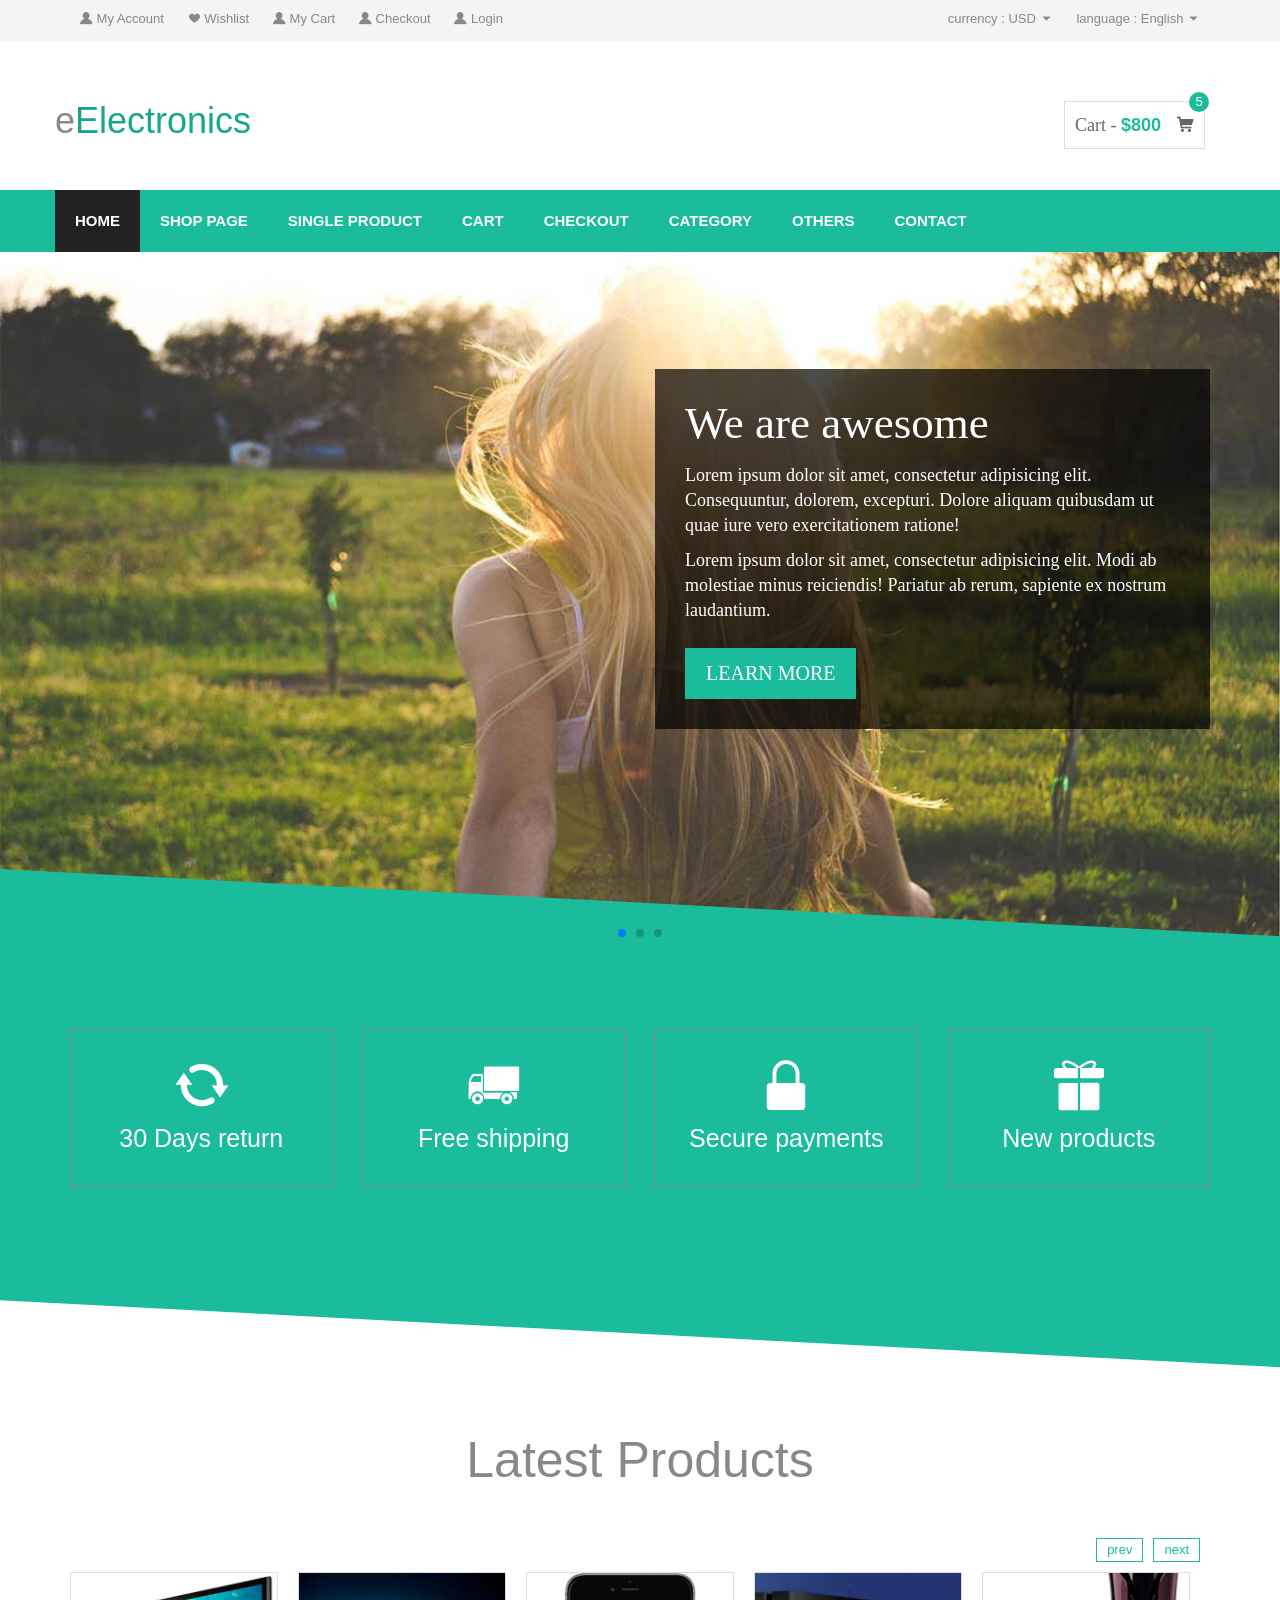
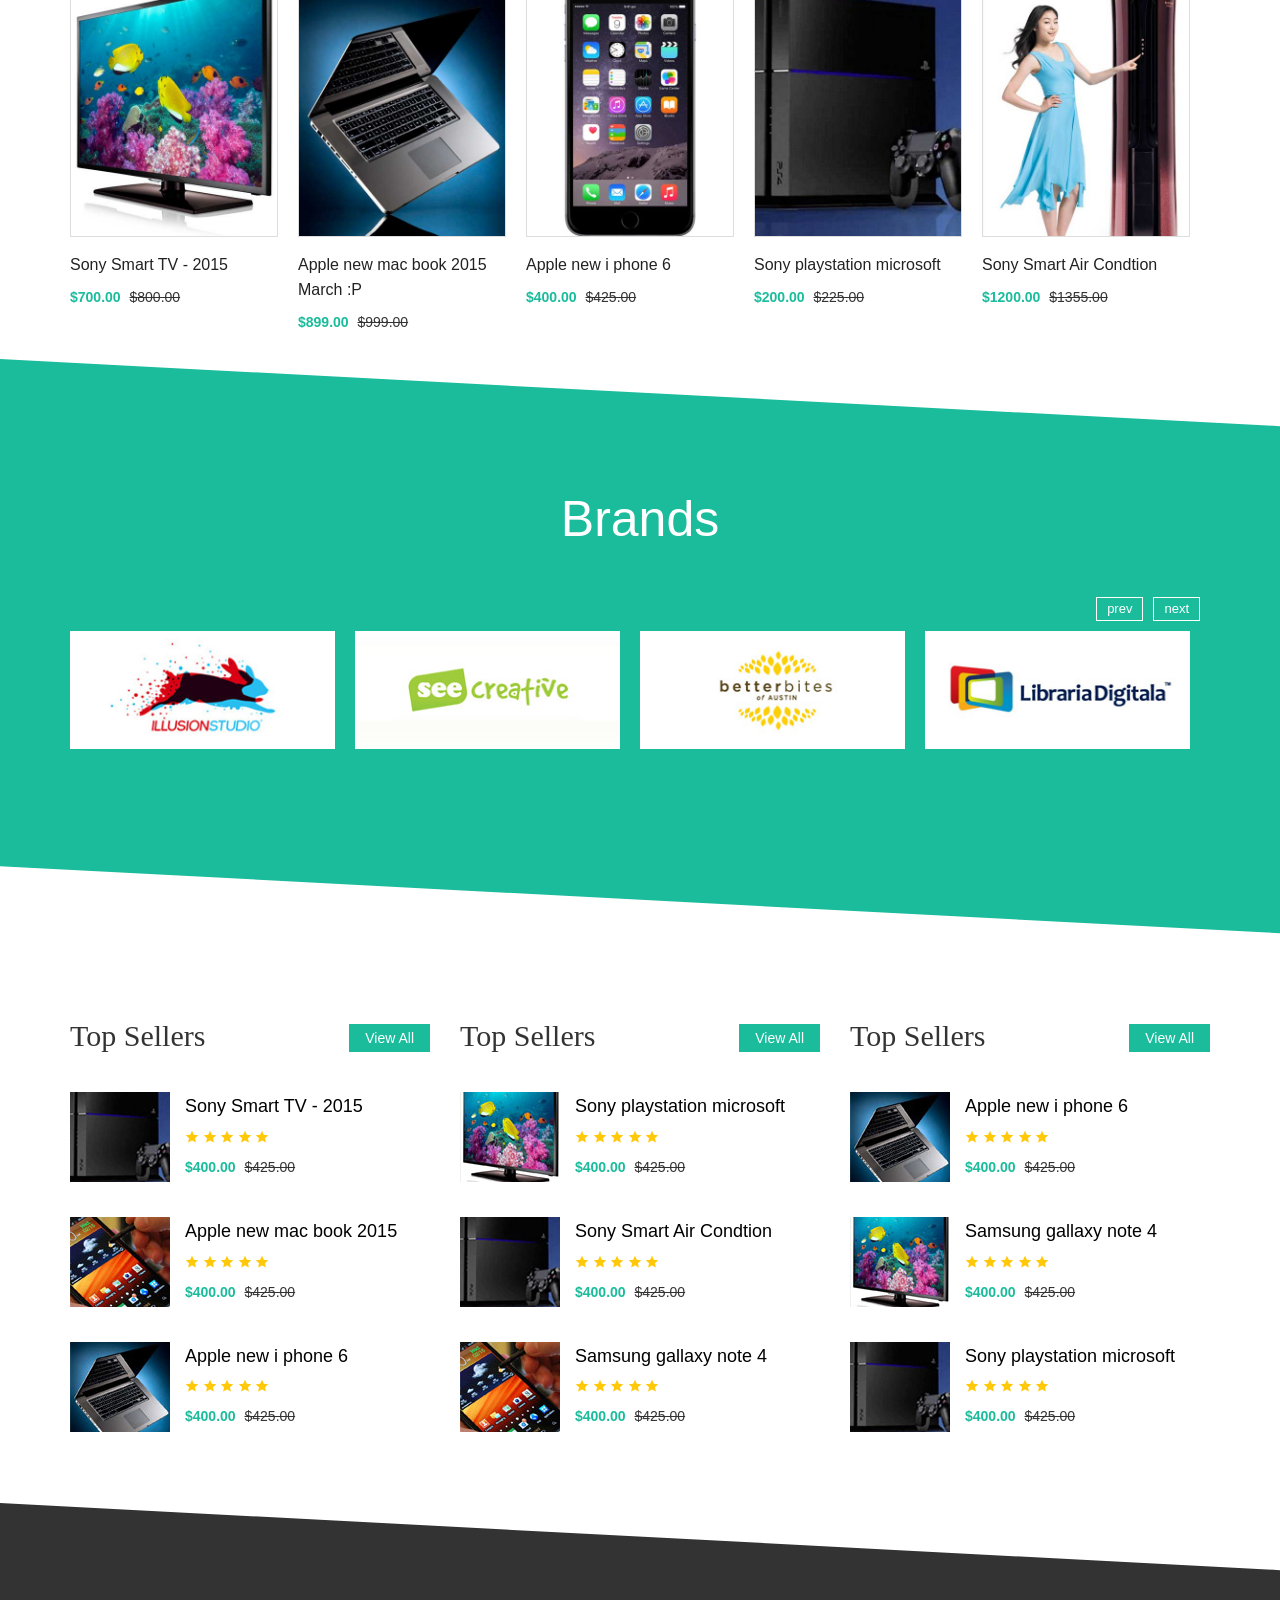
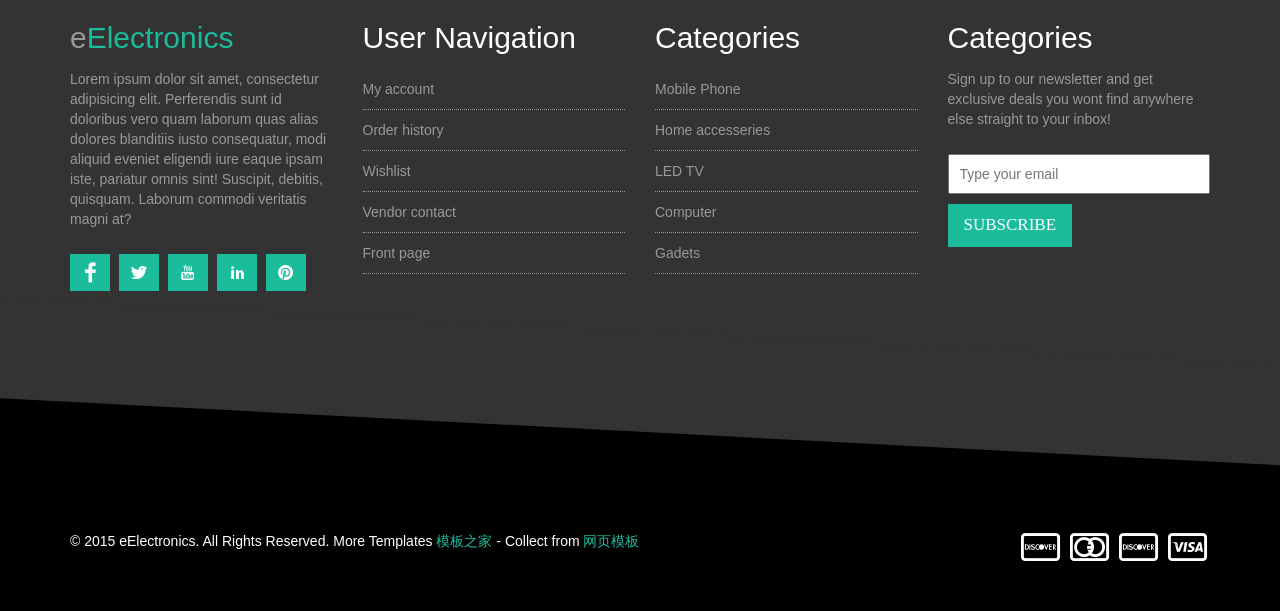
<file: index.html>
<!DOCTYPE html>
<html lang="en">
<head>
	<meta charset="UTF-8">
	<title>Document</title>
	<link rel="stylesheet" href="./css/index.css">
	<link rel="stylesheet" href="./css/reset.css">
	<link rel="stylesheet" href="./iconfont/iconfont.css">
	<link rel="stylesheet" href="./bootstrap/dist/css/bootstrap.min.css">
	<link rel="stylesheet" href="./Swiper-3.4.2/dist/css/swiper.min.css">
	<link rel="stylesheet" href="./Swiper-3.4.2/dist/animate.min.css">
	<script src="./Swiper-3.4.2/dist/js/swiper.min.js"></script>
	<script src="./Swiper-3.4.2/dist/swiper.animate1.0.2.min.js"></script>
	<script src="./js/jquery.min.js"></script>
</head>
<body>
	<div id="header-area">
		<div class="container">
			<div class="row">
				<div class="col-md-6 row-list">
					<ul>
						<li>
							<a href="#" class="fa">
								<i class="icon-accountfilling"></i>
								My Account
							</a>
						</li>
						<li>
							<a href="#" class="fa">
								<i class="icon-xin"></i>
								 Wishlist
							</a>
						</li>
						<li>
							<a href="#" class="fa">
								<i class="icon-accountfilling"></i>
								 My Cart
							</a>
						</li>
						<li>
							<a href="#" class="fa">
								<i class="icon-accountfilling"></i>
								 Checkout
							</a>
						</li>
						<li>
							<a href="#" class="fa">
								<i class="icon-accountfilling"></i>
								Login
							</a>
						</li>
					</ul>
				</div>
				<div class="col-md-6 row-nav">
					<ul class="list">
						<li class="nav">
							<a href="#" class="fa">
								currency :
								<span>USD</span>
								<i class="icon-icon-copy-copy"></i>
							</a>
							<ul class="menu">
								<li><a href="#">usd</a></li>
								<li><a href="#">inr</a></li>
								<li><a href="#">gbp</a></li>
							</ul>
						</li>
						<li class="nav">
							<a href="#" class="fa">
								language :
								<span>English</span>
								<i class="icon-icon-copy-copy"></i>
							</a>
							<ul class="menu menu2">
								<li><a href="#">English</a></li>
								<li><a href="#">French</a></li>
								<li><a href="#">German</a></li>
							</ul>
						</li>
					</ul>
				</div>
			</div>
		</div>
	</div>
	<!-- end header-area -->
	<div id="title">
		<div class="container">
			<div class="row">
				<div class="col-sm-6 row-title">
					<div class="logo">
						<h1>
							<a href="#">
								e<span>Electronics</span>
							</a>
						</h1>
					</div>
				</div>
				<div class="col-sm-6 row-car">
					<div class="cart">
						<div class="squ">
							<span>Cart - </span>
							<b>$800</b>
							<span class="icon-gouwuche"></span>
							<p>5</p>
						</div>
					</div>
				</div>
			</div>
		</div>
	</div>
	<!-- end title -->
	<div id="mainmenu">
		<div class="container">
			<div class="row">
				<button class="icon-caidan"></button>
				<ul>
					<li class="classback">
						<a>home</a>
					</li>
					<li>
						<a>Shop page</a>
					</li>
					<li>
						<a href="detail.html">Single product</a>
					</li>
					<li>
						<a>Cart</a>
					</li>
					<li>
						<a>Checkout</a>
					</li>
					<li>
						<a>Category</a>
					</li>
					<li>
						<a>Others</a>
					</li>
					<li>
						<a>Contact</a>
					</li>
				</ul>
			</div>
		</div>
	</div>
	<!-- end mainmenu -->
	<div id="content-area">
		<div class="swiper-container" id="swiper1">
			<div class="zig-bottom"></div>
			<div class="swiper-wrapper">
				<div class="swiper-slide slide1 stop-swiping">
					<div class="container">
						<div class="row">
							<div class="col-md-6 slidecontent">
								<div class="slide-con">
									<h1>We are awesome</h1>
									<p>
										Lorem ipsum dolor sit amet, consectetur adipisicing elit. Consequuntur, dolorem, excepturi. Dolore aliquam quibusdam ut quae iure vero exercitationem ratione!
									</p>
									<p>
										Lorem ipsum dolor sit amet, consectetur adipisicing elit. Modi ab molestiae minus reiciendis! Pariatur ab rerum, sapiente ex nostrum laudantium.
									</p>
									<a href="#" class="readmore">Learn more</a>
								</div>
							</div>
						</div>
					</div>
				</div>
				<div class="swiper-slide slide2 stop-swiping">
					<div class="container">
						<div class="row">
							<div class="col-md-6 slidecontent">
								<div class="slide-con">
									<h1>We are great</h1>
									<p>
										Lorem ipsum dolor sit amet, consectetur adipisicing elit. Saepe aspernatur, dolorum harum molestias tempora deserunt voluptas possimus quos eveniet, vitae voluptatem accusantium atque deleniti inventore. Enim quam placeat expedita! Quibusdam!
									</p>
									<a href="#" class="readmore">Learn more</a>
								</div>
							</div>
						</div>
					</div>
				</div>
				<div class="swiper-slide slide3 stop-swiping">
					<div class="container">
						<div class="row">
							<div class="col-md-6 slidecontent">
								<div class="slide-con">
									<h1>We are superb</h1>
									<p>
										Lorem ipsum dolor sit amet, consectetur adipisicing elit. Dolores, eius?
									</p>
									<p>
										Lorem ipsum dolor sit amet, consectetur adipisicing elit. Deleniti voluptates necessitatibus dicta recusandae quae amet nobis sapiente explicabo voluptatibus rerum nihil quas saepe, tempore error odio quam obcaecati suscipit sequi.
									</p>
									<a href="#" class="readmore">Learn more</a>
								</div>
							</div>
						</div>
					</div>
				</div>
			</div>
			<div class="swiper-pagination"></div>
		</div>
		<div class="prom">
			<div class="zig-bottom"></div>
			<div class="prom-back">
				<div class="container">
					<div class="row">
						<div class="col-md-3 col-sm-6">
							<div class="single">
								<span class="icon-shuaxin"></span>
								<p>30 Days return</p>
							</div>
						</div>
						<div class="col-md-3 col-sm-6">
							<div class="single">
								<span class="icon-huoche"></span>
								<p>Free shipping</p>
							</div>
						</div>
						<div class="col-md-3 col-sm-6">
							<div class="single">
								<span class="icon-suo"></span>
								<p>Secure payments</p>
							</div>
						</div>
						<div class="col-md-3 col-sm-6">
							<div class="single">
								<span class="icon-lihe"></span>
								<p>New products</p>
							</div>
						</div>
					</div>
				</div>
			</div>
		</div>
		<div class="products">
			<div class="zig-bottom"></div>
			<div class="container">
				<div class="row">
					<div class="col-md-12">
						<div class="substance">
							<h1>Latest Products</h1>
							<div class="list">
								<div class="prevnext">
									<div class="prev">prev</div>
									<div class="next">next</div>
								</div>
								<div class="swiper-container" id="swiper2">
									<div class="swiper-wrapper">
										<div class="swiper-slide">
											<div class="col">
												<div class="product">
													<img src="./img/product-1.jpg" alt="">
													<div class="shadow">
														<div class="carsqu">
															<a href="#" class="add-link">
																<i class="icon-gouwuche"></i>
																add to cart 
															</a>
															<a href="detail.html" class="see-link">
																<i class="icon-fa-link"></i>
																 See details
															</a>
														</div>
													</div>
												</div>
												<h4><a href="#">Sony Smart TV - 2015</a></h4>
												<p>
													<b>$700.00</b>
													<del>$800.00</del>
												</p>
											</div>
										</div>
										<div class="swiper-slide">
											<div class="col">
												<div class="product">
													<img src="./img/product-2.jpg" alt="">
													<div class="shadow">
														<div class="carsqu">
															<a href="#" class="add-link">
																<i class="icon-gouwuche"></i>
																add to cart 
															</a>
															<a href="detail.html" class="see-link">
																<i class="icon-fa-link"></i>
																 See details
															</a>
														</div>
													</div>
												</div>
												<h4><a href="#">Apple new mac book 2015 March :P</a></h4>
												<p>
													<b>$899.00</b>
													<del>$999.00</del>
												</p>
											</div>
										</div>
										<div class="swiper-slide">
											<div class="col">
												<div class="product">
													<img src="./img/product-3.jpg" alt="">
													<div class="shadow">
														<div class="carsqu">
															<a href="#" class="add-link">
																<i class="icon-gouwuche"></i>
																add to cart 
															</a>
															<a href="detail.html" class="see-link">
																<i class="icon-fa-link"></i>
																 See details
															</a>
														</div>
													</div>
												</div>
												<h4><a href="#">Apple new i phone 6</a></h4>
												<p>
													<b>$400.00</b>
													<del>$425.00</del>
												</p>
											</div>
										</div>
										<div class="swiper-slide">
											<div class="col">
												<div class="product">
													<img src="./img/product-4.jpg" alt="">
													<div class="shadow">
														<div class="carsqu">
															<a href="#" class="add-link">
																<i class="icon-gouwuche"></i>
																add to cart 
															</a>
															<a href="detail.html" class="see-link">
																<i class="icon-fa-link"></i>
																 See details
															</a>
														</div>
													</div>
												</div>
												<h4><a href="#">Sony playstation microsoft</a></h4>
												<p>
													<b>$200.00</b>
													<del>$225.00</del>
												</p>
											</div>
										</div>
										<div class="swiper-slide">
											<div class="col">
												<div class="product">
													<img src="./img/product-5.jpg" alt="">
													<div class="shadow">
														<div class="carsqu">
															<a href="#" class="add-link">
																<i class="icon-gouwuche"></i>
																add to cart 
															</a>
															<a href="detail.html" class="see-link">
																<i class="icon-fa-link"></i>
																 See details
															</a>
														</div>
													</div>
												</div>
												<h4><a href="#">Sony Smart Air Condtion</a></h4>
												<p>
													<b>$1200.00</b>
													<del>$1355.00</del>
												</p>
											</div>
										</div>
										<div class="swiper-slide">
											<div class="col">
												<div class="product">
													<img src="./img/product-6.jpg" alt="">
													<div class="shadow">
														<div class="carsqu">
															<a href="#" class="add-link">
																<i class="icon-gouwuche"></i>
																add to cart 
															</a>
															<a href="detail.html" class="see-link">
																<i class="icon-fa-link"></i>
																 See details
															</a>
														</div>
													</div>
												</div>
												<h4><a href="#">Samsung gallaxy note 4</a></h4>
												<p>
													<b>$400.00</b>
												</p>
											</div>
										</div>
									</div>
								</div>
							</div>
						</div>
					</div>
				</div>
			</div>
		</div>
		<div class="products brands">
			<div class="zig-bottom"></div>
			<div class="container">
				<div class="row">
					<div class="col-md-12">
						<div class="substance">
							<h1>Brands</h1>
							<div class="list">
								<div class="prevnext">
									<div class="prev">prev</div>
									<div class="next">next</div>
								</div>
								<div class="swiper-container" id="swiper3">
									<div class="swiper-wrapper">
										<div class="swiper-slide">
											<div class="col">
												<div class="product">
													<img src="./img/brands1.jpg" alt="">
												</div>
											</div>
										</div>
										<div class="swiper-slide">
											<div class="col">
												<div class="product">
													<img src="./img/brands2.jpg" alt="">
												</div>
											</div>
										</div>
										<div class="swiper-slide">
											<div class="col">
												<div class="product">
													<img src="./img/brands3.jpg" alt="">
												</div>
											</div>
										</div>
										<div class="swiper-slide">
											<div class="col">
												<div class="product">
													<img src="./img/brands4.jpg" alt="">
												</div>
											</div>
										</div>
									</div>
								</div>
							</div>
						</div>
					</div>
				</div>
			</div>
		</div>
		<div class="products advert">
			<div class="zig-bottom"></div>
			<div class="container">
				<div class="row">
					<div class="col-md-4">
						<h2>Top Sellers</h2>
						<a href="#" class="view">View All</a>
						<div class="sellers">
							<a href="detail.html" class="imgs">
								<img src="./img/product-thumb-1.jpg" alt="">
							</a>
							<h4>
								<a href="detail.html">Sony Smart TV - 2015</a>
							</h4>
							<p class="star">
								<i class="icon-fa-star fa"></i>
								<i class="icon-fa-star fa"></i>
								<i class="icon-fa-star fa"></i>
								<i class="icon-fa-star fa"></i>
								<i class="icon-fa-star fa"></i>
							</p>
							<p class="price">
								<b>$400.00</b>
								<del>$425.00</del>
							</p>
						</div>
						<div class="sellers">
							<a href="detail.html" class="imgs">
								<img src="./img/product-thumb-2.jpg" alt="">
							</a>
							<h4>
								<a href="detail.html">Apple new mac book 2015</a>
							</h4>
							<p class="star">
								<i class="icon-fa-star fa"></i>
								<i class="icon-fa-star fa"></i>
								<i class="icon-fa-star fa"></i>
								<i class="icon-fa-star fa"></i>
								<i class="icon-fa-star fa"></i>
							</p>
							<p class="price">
								<b>$400.00</b>
								<del>$425.00</del>
							</p>
						</div>
						<div class="sellers">
							<a href="detail.html" class="imgs">
								<img src="./img/product-thumb-3.jpg" alt="">
							</a>
							<h4>
								<a href="detail.html">Apple new i phone 6</a>
							</h4>
							<p class="star">
								<i class="icon-fa-star fa"></i>
								<i class="icon-fa-star fa"></i>
								<i class="icon-fa-star fa"></i>
								<i class="icon-fa-star fa"></i>
								<i class="icon-fa-star fa"></i>
							</p>
							<p class="price">
								<b>$400.00</b>
								<del>$425.00</del>
							</p>
						</div>
					</div>
					<div class="col-md-4">
						<h2>Top Sellers</h2>
						<a href="#" class="view">View All</a>
						<div class="sellers">
							<a href="detail.html" class="imgs">
								<img src="./img/product-thumb-4.jpg" alt="">
							</a>
							<h4>
								<a href="detail.html">Sony playstation microsoft</a>
							</h4>
							<p class="star">
								<i class="icon-fa-star fa"></i>
								<i class="icon-fa-star fa"></i>
								<i class="icon-fa-star fa"></i>
								<i class="icon-fa-star fa"></i>
								<i class="icon-fa-star fa"></i>
							</p>
							<p class="price">
								<b>$400.00</b>
								<del>$425.00</del>
							</p>
						</div>
						<div class="sellers">
							<a href="detail.html" class="imgs">
								<img src="./img/product-thumb-1.jpg" alt="">
							</a>
							<h4>
								<a href="detail.html">Sony Smart Air Condtion</a>
							</h4>
							<p class="star">
								<i class="icon-fa-star fa"></i>
								<i class="icon-fa-star fa"></i>
								<i class="icon-fa-star fa"></i>
								<i class="icon-fa-star fa"></i>
								<i class="icon-fa-star fa"></i>
							</p>
							<p class="price">
								<b>$400.00</b>
								<del>$425.00</del>
							</p>
						</div>
						<div class="sellers">
							<a href="detail.html" class="imgs">
								<img src="./img/product-thumb-2.jpg" alt="">
							</a>
							<h4>
								<a href="detail.html">Samsung gallaxy note 4</a>
							</h4>
							<p class="star">
								<i class="icon-fa-star fa"></i>
								<i class="icon-fa-star fa"></i>
								<i class="icon-fa-star fa"></i>
								<i class="icon-fa-star fa"></i>
								<i class="icon-fa-star fa"></i>
							</p>
							<p class="price">
								<b>$400.00</b>
								<del>$425.00</del>
							</p>
						</div>
					</div>
					<div class="col-md-4">
						<h2>Top Sellers</h2>
						<a href="#" class="view">View All</a>
						<div class="sellers">
							<a href="detail.html" class="imgs">
								<img src="./img/product-thumb-3.jpg" alt="">
							</a>
							<h4>
								<a href="detail.html">Apple new i phone 6</a>
							</h4>
							<p class="star">
								<i class="icon-fa-star fa"></i>
								<i class="icon-fa-star fa"></i>
								<i class="icon-fa-star fa"></i>
								<i class="icon-fa-star fa"></i>
								<i class="icon-fa-star fa"></i>
							</p>
							<p class="price">
								<b>$400.00</b>
								<del>$425.00</del>
							</p>
						</div>
						<div class="sellers">
							<a href="#" class="imgs">
								<img src="./img/product-thumb-4.jpg" alt="">
							</a>
							<h4>
								<a href="detail.html">Samsung gallaxy note 4</a>
							</h4>
							<p class="star">
								<i class="icon-fa-star fa"></i>
								<i class="icon-fa-star fa"></i>
								<i class="icon-fa-star fa"></i>
								<i class="icon-fa-star fa"></i>
								<i class="icon-fa-star fa"></i>
							</p>
							<p class="price">
								<b>$400.00</b>
								<del>$425.00</del>
							</p>
						</div>
						<div class="sellers">
							<a href="detail.html" class="imgs">
								<img src="./img/product-thumb-1.jpg" alt="">
							</a>
							<h4>
								<a href="detail.html">Sony playstation microsoft</a>
							</h4>
							<p class="star">
								<i class="icon-fa-star fa"></i>
								<i class="icon-fa-star fa"></i>
								<i class="icon-fa-star fa"></i>
								<i class="icon-fa-star fa"></i>
								<i class="icon-fa-star fa"></i>
							</p>
							<p class="price">
								<b>$400.00</b>
								<del>$425.00</del>
							</p>
						</div>
					</div>
				</div>
			</div>
		</div>
	</div>
	<!-- end content-area -->
	<div id="footer">
		<div class="footer-top">
			<div class="zig-bottom"></div>
			<div class="container">
				<div class="row">
					<div class="col-md-3 col-sm-6">
						<div class="con">
							<h2>e<span>Electronics</span></h2>
							<p>
								Lorem ipsum dolor sit amet, consectetur adipisicing elit. Perferendis sunt id doloribus vero quam laborum quas alias dolores blanditiis iusto consequatur, modi aliquid eveniet eligendi iure eaque ipsam iste, pariatur omnis sint! Suscipit, debitis, quisquam. Laborum commodi veritatis magni at?
							</p>
							<div class="ico">
								<em class="icon-facebookicon"></em>
								<em class="icon-xiaoniao"></em>
								<em class="icon-fa-youtube"></em>
								<em class="icon-in"></em>
								<em class="icon-fa-pinterest"></em>
							</div>
						</div>
					</div>
					<div class="col-md-3 col-sm-6">
						<div class="con tit">
							<h2>User Navigation</h2>
							<ul>
								<li><a href="#">My account</a></li>
								<li><a href="#">Order history</a></li>
								<li><a href="#">Wishlist</a></li>
								<li><a href="#">Vendor contact</a></li>
								<li><a href="#">Front page</a></li>
							</ul>
						</div>
					</div>
					<div class="col-md-3 col-sm-6">
						<div class="con tit">
							<h2>Categories</h2>
							<ul>
								<li><a href="#">Mobile Phone</a></li>
								<li><a href="#">Home accesseries</a></li>
								<li><a href="#">LED TV</a></li>
								<li><a href="#">Computer</a></li>
								<li><a href="#">Gadets</a></li>
							</ul>
						</div>
					</div>
					<div class="col-md-3 col-sm-6">
						<div class="con tit">
							<h2>Categories</h2>
							<p>
								Sign up to our newsletter and get exclusive deals you wont find anywhere else straight to your inbox!
							</p>
							<input type="email" placeholder="Type your email">
							<input type="submit" value="subscribe">
						</div>
					</div>
				</div>
			</div>
		</div>
		<div class="footer-bottom">
			<div class="container">
				<div class="row">
					<div class="col-md-8">
						<p>
							© 2015 eElectronics. All Rights Reserved. More Templates
							<a href="#">模板之家</a>
							- Collect from
							<a href="#">网页模板</a>
						</p>
					</div>
					<div class="col-md-4">
						<div class="icon">
							<em class="icon-fa-cc-discover"></em>
							<em class="icon-fa-cc-mastercard"></em>
							<em class="icon-fa-cc-discover"></em>
							<em class="icon-fa-cc-visa"></em>
						</div>
					</div>
				</div>
			</div>
		</div>
	</div>
	<!-- end footer -->
</body>
</html>
<script>
	// $(document).ready(function (){  
 //    // $("#scroll").click(function (){  
 //      $('html, body').animate({  
 //        scrollTop: $("#div1").offset().top  
 //      }, 2000);
 //    // });  
 //  });

	$('#header-area .nav').on('click',function(el){
		$(this).children('.menu').fadeToggle(100);
	})
	// 定义菜单栏离页面顶部的距离，默认为189    
  var divOffsetTop = 189;    
  //滚动事件    
  window.onscroll=function(){    
    var div = document.getElementById("mainmenu");    
    // 计算页面滚动了多少（需要区分不同浏览器）    
    var topVal = 0;    
    if(window.pageYOffset){	//这一条滤去了大部分， 只留了IE678    
      topVal = window.pageYOffset;    
    }    
    else if(document.documentElement.scrollTop ){//IE678 的非quirk模式    
      topVal = document.documentElement.scrollTop;    
    }    
    else if(document.body.scrolltop){//IE678 的quirk模式    
      topVal = document.body.scrolltop;    
    }    
    if(topVal <= divOffsetTop){    
      div.style.position = "";    
    }    
    else {    
      div.style.position = "fixed"; 
      div.style.top = 0;   
      div.style.zIndex = 100;   
    }    
  };    
  // 页面加载完之后，计算菜单栏到页面顶部的实际距离    
  window.onload=function(){    
    var div = document.getElementById("mainmenu");    
    divOffsetTop = div.offsetTop;    
  };

	$('#mainmenu button').on('click',function(){
		$('#mainmenu .row ul').slideToggle()
		$('#mainmenu .row ul li').css({
			float:'none',
			textAlign:'left',
		})
	})

	$('#mainmenu li').on('click',function(el){
		$(this).addClass("classback").siblings().removeClass("classback")
	})

	var Swiper1 = new Swiper('#content-area #swiper1',{
		loop:true,
		autoplay:2000,
		speed:1500,
		effect : 'fade',
		pagination:'#content-area .swiper-pagination',
		noSwipingClass : 'stop-swiping',
		paginationClickable:true,
	})
	var Swiper2 = new Swiper('#swiper2',{
		loop:true,
		slidesPerView : 5,
		prevButton:'.prev',
		nextButton:'.next',
		breakpoints:{
      600:{
        slidesPerView : 1,
        prevButton:'.prev',
				nextButton:'.next',
      },
      1000:{
        slidesPerView : 3,
        prevButton:'.prev',
				nextButton:'.next',
      }
    }
	})
	var Swiper3 = new Swiper('#swiper3',{
		loop:true,
		slidesPerView : 4,
		prevButton:'.prev',
		nextButton:'.next',
		breakpoints:{
      600:{
        slidesPerView : 1,
        prevButton:'.prev',
				nextButton:'.next',
      },
      1000:{
        slidesPerView : 3,
        prevButton:'.prev',
				nextButton:'.next',
      }
    }
	})
</script>
</file>
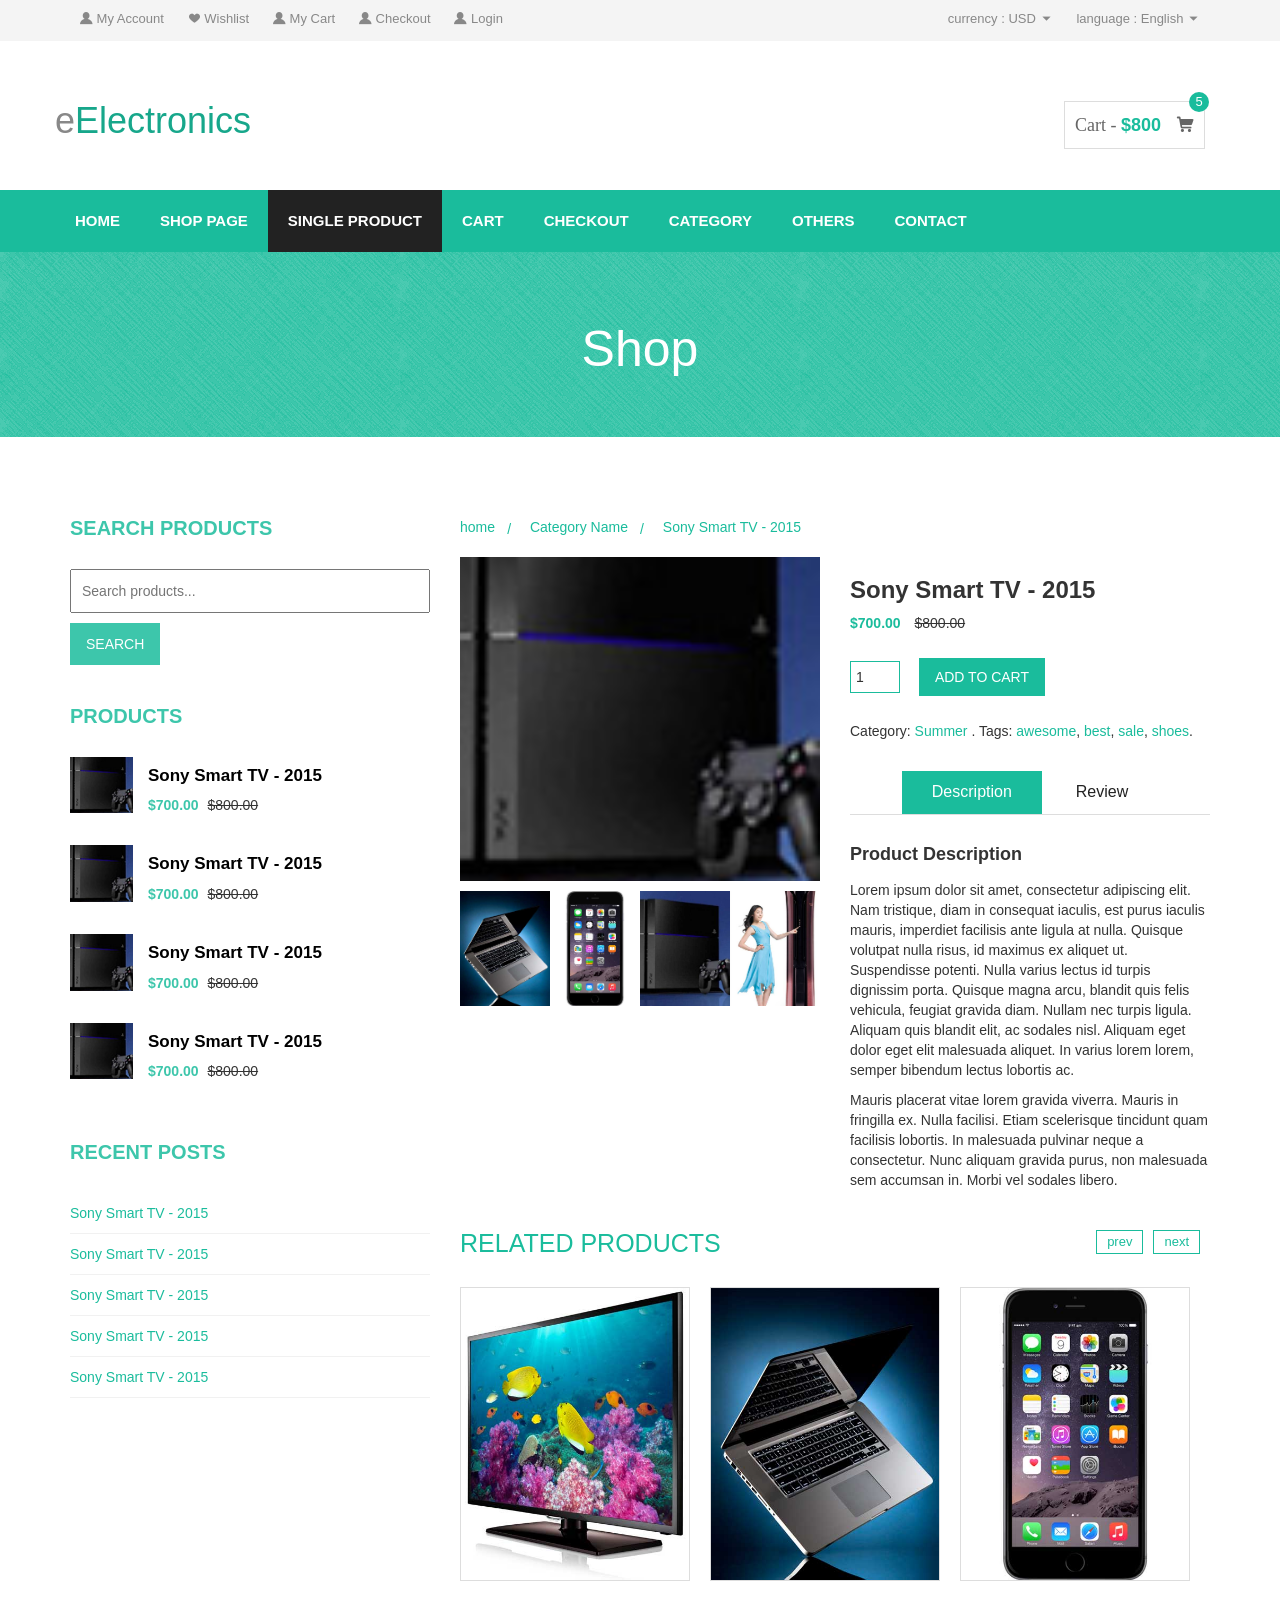
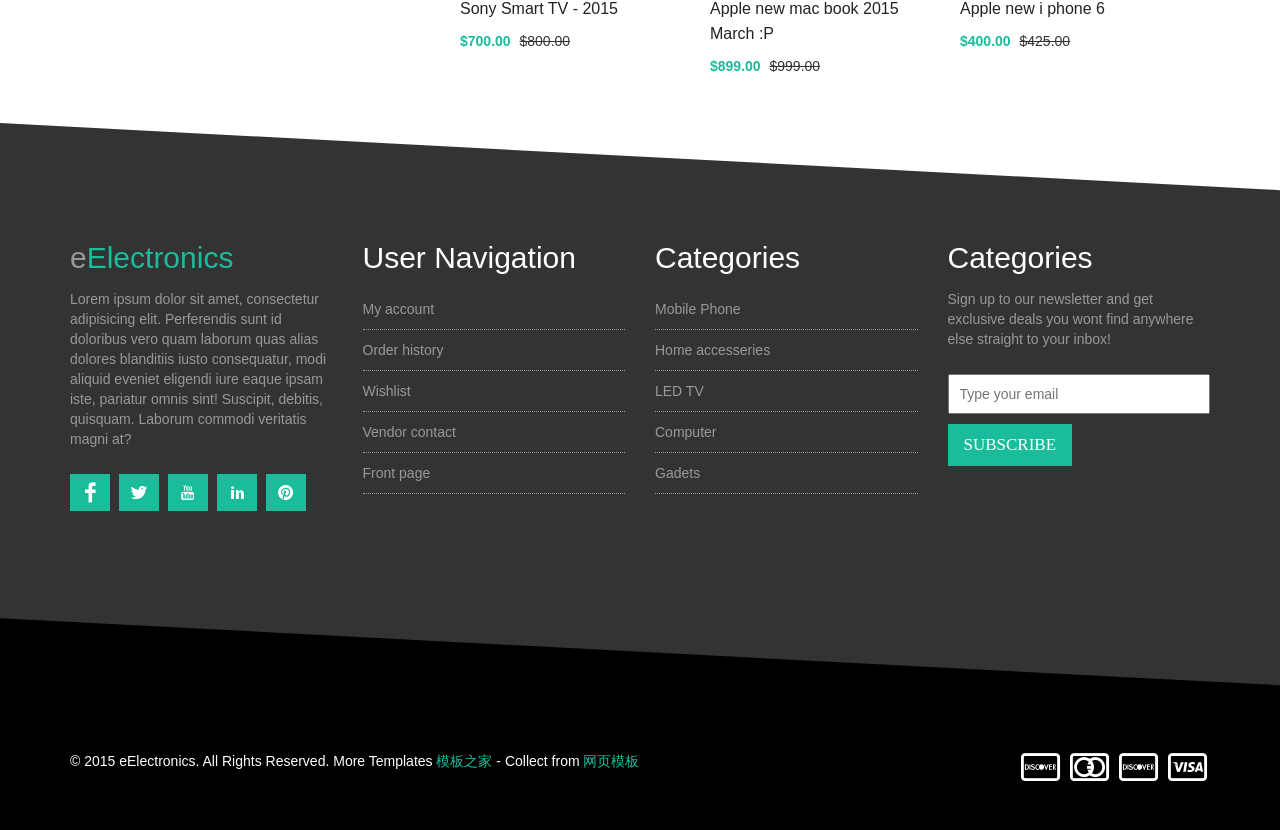
<file: detail.html>
<!DOCTYPE html>
<html lang="en">
<head>
	<meta charset="UTF-8">
	<title>Document</title>
	<link rel="stylesheet" href="./css/index.css">
	<link rel="stylesheet" href="./css/detail.css">
	<link rel="stylesheet" href="./css/reset.css">
	<link rel="stylesheet" href="./iconfont/iconfont.css">
	<link rel="stylesheet" href="./bootstrap/dist/css/bootstrap.min.css">
	<link rel="stylesheet" href="./Swiper-3.4.2/dist/css/swiper.min.css">
	<script src="./js/jquery.min.js"></script>
	<script src="./Swiper-3.4.2/dist/js/swiper.min.js"></script>
</head>
<body>
	<div id="header-area">
		<div class="container">
			<div class="row">
				<div class="col-md-6 row-list">
					<ul>
						<li>
							<a href="#" class="fa">
								<i class="icon-accountfilling"></i>
								My Account
							</a>
						</li>
						<li>
							<a href="#" class="fa">
								<i class="icon-xin"></i>
								 Wishlist
							</a>
						</li>
						<li>
							<a href="#" class="fa">
								<i class="icon-accountfilling"></i>
								 My Cart
							</a>
						</li>
						<li>
							<a href="#" class="fa">
								<i class="icon-accountfilling"></i>
								 Checkout
							</a>
						</li>
						<li>
							<a href="#" class="fa">
								<i class="icon-accountfilling"></i>
								Login
							</a>
						</li>
					</ul>
				</div>
				<div class="col-md-6 row-nav">
					<ul class="list">
						<li class="nav">
							<a href="#" class="fa">
								currency :
								<span>USD</span>
								<i class="icon-icon-copy-copy"></i>
							</a>
							<ul class="menu">
								<li><a href="#">usd</a></li>
								<li><a href="#">inr</a></li>
								<li><a href="#">gbp</a></li>
							</ul>
						</li>
						<li class="nav">
							<a href="#" class="fa">
								language :
								<span>English</span>
								<i class="icon-icon-copy-copy"></i>
							</a>
							<ul class="menu menu2">
								<li><a href="#">English</a></li>
								<li><a href="#">French</a></li>
								<li><a href="#">German</a></li>
							</ul>
						</li>
					</ul>
				</div>
			</div>
		</div>
	</div>
	<!-- end header-area -->
	<div id="title">
		<div class="container">
			<div class="row">
				<div class="col-md-6 row-title">
					<div class="logo">
						<h1>
							<a href="#">
								e<span>Electronics</span>
							</a>
						</h1>
					</div>
				</div>
				<div class="col-md-6 row-car">
					<div class="cart">
						<div class="squ">
							<span>Cart - </span>
							<b>$800</b>
							<span class="icon-gouwuche"></span>
							<p>5</p>
						</div>
					</div>
				</div>
			</div>
		</div>
	</div>
	<!-- end title -->
	<div id="mainmenu">
		<div class="container">
			<div class="row">
				<button class="icon-caidan"></button>
				<ul>
					<li>
						<a href="index.html">home</a>
					</li>
					<li>
						<a>Shop page</a>
					</li>
					<li class="classback">
						<a href="detail.html">Single product</a>
					</li>
					<li>
						<a>Cart</a>
					</li>
					<li>
						<a>Checkout</a>
					</li>
					<li>
						<a>Category</a>
					</li>
					<li>
						<a>Others</a>
					</li>
					<li>
						<a>Contact</a>
					</li>
				</ul>
			</div>
		</div>
	</div>
	<!-- end mainmenu -->
	<div id="content">
		<div class="content-top">
			<div class="container">
				<div class="row">
					<h1>Shop</h1>
				</div>
			</div>
		</div>
		<div class="content-center">
			<div class="zig-bottom"></div>
			<div class="container">
				<div class="row">
					<div class="col-md-4">
						<div class="cleft">
							<h2>SEARCH PRODUCTS</h2>
							<input type="text" placeholder="Search products...">
							<input type="submit" value="search">
						</div>
						<div class="cleft">
							<h2>PRODUCTS</h2>
							<div class="cleft-recent">
								<img src="./img/detail/product-thumb-1.jpg" alt="">
								<h5><a href="#">Sony Smart TV - 2015</a></h5>
								<div class="price">
									<b>$700.00</b>
									<del>$800.00</del>
								</div>
							</div>
							<div class="cleft-recent">
								<img src="./img/detail/product-thumb-1.jpg" alt="">
								<h5><a href="#">Sony Smart TV - 2015</a></h5>
								<div class="price">
									<b>$700.00</b>
									<del>$800.00</del>
								</div>
							</div>
							<div class="cleft-recent">
								<img src="./img/detail/product-thumb-1.jpg" alt="">
								<h5><a href="#">Sony Smart TV - 2015</a></h5>
								<div class="price">
									<b>$700.00</b>
									<del>$800.00</del>
								</div>
							</div>
							<div class="cleft-recent">
								<img src="./img/detail/product-thumb-1.jpg" alt="">
								<h5><a href="#">Sony Smart TV - 2015</a></h5>
								<div class="price">
									<b>$700.00</b>
									<del>$800.00</del>
								</div>
							</div>
						</div>
						<div class="cleft">
							<h2>RECENT POSTS</h2>
							<ul>
								<li><a href="#">Sony Smart TV - 2015</a></li>
								<li><a href="#">Sony Smart TV - 2015</a></li>
								<li><a href="#">Sony Smart TV - 2015</a></li>
								<li><a href="#">Sony Smart TV - 2015</a></li>
								<li><a href="#">Sony Smart TV - 2015</a></li>
							</ul>
						</div>
					</div>
					<div class="col-md-8">
						<div class="bread">
							<a href="#">home</a>
							<a href="#">Category Name</a>
							<a href="#">Sony Smart TV - 2015</a>
						</div>
						<div class="row">
							<div class="col-md-6">
								<div class="carousel">
									<a href="">
										<img src="./img/product-thumb-1.jpg" alt="image1" class="big">
									</a>
									<a href="">
										<img src="./img/product-2.jpg" alt="image2" class="small">
									</a>
									<a href="">
										<img src="./img/product-3.jpg" alt="image3" class="small">
									</a>
									<a href="">
										<img src="./img/product-4.jpg" alt="image-4" class="small">
									</a>
									<a href="">
										<img src="./img/product-5.jpg" alt="image-5" class="small">
									</a>
								</div>
							</div>
							<div class="col-md-6">
								<div class="cright">
									<h3>Sony Smart TV - 2015</h3>
									<div class="cright-price">
										<b>$700.00</b>
										<del>$800.00</del>
									</div>
									<div class="cright-cart">
										<input type="number" value="1" min="1">
										<button class="addcart">add to cart</button>
									</div>
									<p class="cright-p">
										Category:
										<a href="#">Summer</a>
										. Tags:
										<a href="#">awesome</a>,
										<a href="#">best</a>,
										<a href="#">sale</a>,
										<a href="#">shoes</a>.
									</p>
									<div class="cright-tablist">
										<ul class="list-tit">
											<li class="cright-active"><a>Description</a></li>
											<li><a>Review</a></li>
										</ul>
										<div class="tablist-content">
											<div class="tab-con1" id="desc">
												<h2>Product Description</h2>
												<p>
													Lorem ipsum dolor sit amet, consectetur adipiscing elit. Nam tristique, diam in consequat iaculis, est purus iaculis mauris, imperdiet facilisis ante ligula at nulla. Quisque volutpat nulla risus, id maximus ex aliquet ut. Suspendisse potenti. Nulla varius lectus id turpis dignissim porta. Quisque magna arcu, blandit quis felis vehicula, feugiat gravida diam. Nullam nec turpis ligula. Aliquam quis blandit elit, ac sodales nisl. Aliquam eget dolor eget elit malesuada aliquet. In varius lorem lorem, semper bibendum lectus lobortis ac.
												</p>
												<p>
													Mauris placerat vitae lorem gravida viverra. Mauris in fringilla ex. Nulla facilisi. Etiam scelerisque tincidunt quam facilisis lobortis. In malesuada pulvinar neque a consectetur. Nunc aliquam gravida purus, non malesuada sem accumsan in. Morbi vel sodales libero.
												</p>
											</div>
											<div class="tab-con1 tab-con2" id="review">
												<h2>Reviews</h2>
												<div class="form-tab">
													<p>
														<label for="name">Name</label>
														<input type="text" name="name">
													</p>
													<p>
														<label for="email">Email</label>
														<input type="email" name="email">
													</p>
													<div class="rating">
														<p>Your rating</p>
														<span>
															<i class="icon-fa-star"></i>
															<i class="icon-fa-star"></i>
															<i class="icon-fa-star"></i>
															<i class="icon-fa-star"></i>
															<i class="icon-fa-star"></i>
														</span>
													</div>
													<p>
														<label for="review">Your review</label>
														<textarea name="review" id="" cols="30" rows="10"></textarea>
													</p>
													<p>
														<button class="submit">submit</button>
													</p>
												</div>
											</div>
										</div>
									</div>
								</div>
							</div>
						</div>
						<div class="list">
							<h2>RELATED PRODUCTS</h2>
							<div class="prevnext">
								<div class="prev">prev</div>
								<div class="next">next</div>
							</div>
							<div class="swiper-container" id="swiper5">
								<div class="swiper-wrapper">
									<div class="swiper-slide">
										<div class="col">
											<div class="product">
												<img src="./img/product-1.jpg" alt="">
												<div class="shadow">
													<div class="carsqu">
														<a href="#" class="add-link">
															<i class="icon-gouwuche"></i>
															add to cart 
														</a>
														<a href="#" class="see-link">
															<i class="icon-fa-link"></i>
															 See details
														</a>
													</div>
												</div>
											</div>
											<h4><a href="#">Sony Smart TV - 2015</a></h4>
											<p>
												<b>$700.00</b>
												<del>$800.00</del>
											</p>
										</div>
									</div>
									<div class="swiper-slide">
										<div class="col">
											<div class="product">
												<img src="./img/product-2.jpg" alt="">
												<div class="shadow">
													<div class="carsqu">
														<a href="#" class="add-link">
															<i class="icon-gouwuche"></i>
															add to cart 
														</a>
														<a href="#" class="see-link">
															<i class="icon-fa-link"></i>
															 See details
														</a>
													</div>
												</div>
											</div>
											<h4><a href="#">Apple new mac book 2015 March :P</a></h4>
											<p>
												<b>$899.00</b>
												<del>$999.00</del>
											</p>
										</div>
									</div>
									<div class="swiper-slide">
										<div class="col">
											<div class="product">
												<img src="./img/product-3.jpg" alt="">
												<div class="shadow">
													<div class="carsqu">
														<a href="#" class="add-link">
															<i class="icon-gouwuche"></i>
															add to cart 
														</a>
														<a href="#" class="see-link">
															<i class="icon-fa-link"></i>
															 See details
														</a>
													</div>
												</div>
											</div>
											<h4><a href="#">Apple new i phone 6</a></h4>
											<p>
												<b>$400.00</b>
												<del>$425.00</del>
											</p>
										</div>
									</div>
									<div class="swiper-slide">
										<div class="col">
											<div class="product">
												<img src="./img/product-4.jpg" alt="">
												<div class="shadow">
													<div class="carsqu">
														<a href="#" class="add-link">
															<i class="icon-gouwuche"></i>
															add to cart 
														</a>
														<a href="#" class="see-link">
															<i class="icon-fa-link"></i>
															 See details
														</a>
													</div>
												</div>
											</div>
											<h4><a href="#">Sony playstation microsoft</a></h4>
											<p>
												<b>$200.00</b>
												<del>$225.00</del>
											</p>
										</div>
									</div>
									<div class="swiper-slide">
										<div class="col">
											<div class="product">
												<img src="./img/product-5.jpg" alt="">
												<div class="shadow">
													<div class="carsqu">
														<a href="#" class="add-link">
															<i class="icon-gouwuche"></i>
															add to cart 
														</a>
														<a href="#" class="see-link">
															<i class="icon-fa-link"></i>
															 See details
														</a>
													</div>
												</div>
											</div>
											<h4><a href="#">Sony Smart Air Condtion</a></h4>
											<p>
												<b>$1200.00</b>
												<del>$1355.00</del>
											</p>
										</div>
									</div>
									<div class="swiper-slide">
										<div class="col">
											<div class="product">
												<img src="./img/product-6.jpg" alt="">
												<div class="shadow">
													<div class="carsqu">
														<a href="#" class="add-link">
															<i class="icon-gouwuche"></i>
															add to cart 
														</a>
														<a href="#" class="see-link">
															<i class="icon-fa-link"></i>
															 See details
														</a>
													</div>
												</div>
											</div>
											<h4><a href="#">Samsung gallaxy note 4</a></h4>
											<p>
												<b>$400.00</b>
											</p>
										</div>
									</div>
								</div>
							</div>
						</div>
					</div>
				</div>
			</div>
		</div>
	</div>
	<div id="footer">
		<div class="footer-top">
			<div class="zig-bottom"></div>
			<div class="container">
				<div class="row">
					<div class="col-md-3">
						<div class="con">
							<h2>e<span>Electronics</span></h2>
							<p>
								Lorem ipsum dolor sit amet, consectetur adipisicing elit. Perferendis sunt id doloribus vero quam laborum quas alias dolores blanditiis iusto consequatur, modi aliquid eveniet eligendi iure eaque ipsam iste, pariatur omnis sint! Suscipit, debitis, quisquam. Laborum commodi veritatis magni at?
							</p>
							<div class="ico">
								<em class="icon-facebookicon"></em>
								<em class="icon-xiaoniao"></em>
								<em class="icon-fa-youtube"></em>
								<em class="icon-in"></em>
								<em class="icon-fa-pinterest"></em>
							</div>
						</div>
					</div>
					<div class="col-md-3">
						<div class="con tit">
							<h2>User Navigation</h2>
							<ul>
								<li><a href="#">My account</a></li>
								<li><a href="#">Order history</a></li>
								<li><a href="#">Wishlist</a></li>
								<li><a href="#">Vendor contact</a></li>
								<li><a href="#">Front page</a></li>
							</ul>
						</div>
					</div>
					<div class="col-md-3">
						<div class="con tit">
							<h2>Categories</h2>
							<ul>
								<li><a href="#">Mobile Phone</a></li>
								<li><a href="#">Home accesseries</a></li>
								<li><a href="#">LED TV</a></li>
								<li><a href="#">Computer</a></li>
								<li><a href="#">Gadets</a></li>
							</ul>
						</div>
					</div>
					<div class="col-md-3">
						<div class="con tit">
							<h2>Categories</h2>
							<p>
								Sign up to our newsletter and get exclusive deals you wont find anywhere else straight to your inbox!
							</p>
							<input type="email" placeholder="Type your email">
							<input type="submit" value="subscribe">
						</div>
					</div>
				</div>
			</div>
		</div>
		<div class="footer-bottom">
			<div class="container">
				<div class="row">
					<div class="col-md-8">
						<p>
							© 2015 eElectronics. All Rights Reserved. More Templates
							<a href="#">模板之家</a>
							- Collect from
							<a href="#">网页模板</a>
						</p>
					</div>
					<div class="col-md-4">
						<div class="icon">
							<em class="icon-fa-cc-discover"></em>
							<em class="icon-fa-cc-mastercard"></em>
							<em class="icon-fa-cc-discover"></em>
							<em class="icon-fa-cc-visa"></em>
						</div>
					</div>
				</div>
			</div>
		</div>
	</div>
	<!-- end footer -->
</body>
</html>
<script>
	$('#mainmenu button').on('click',function(){
		$('#mainmenu .row ul').slideToggle()
		$('#mainmenu .row ul li').css({
			float:'none',
			textAlign:'left',
		})
	})

	$('#header-area .nav').on('click',function(el){
		$(this).children('.menu').fadeToggle(300);
	})

	// 定义菜单栏离页面顶部的距离，默认为189  
  var divOffsetTop = 189;    
  //滚动事件    
  window.onscroll=function(){    
    var div = document.getElementById("mainmenu");    
    // 计算页面滚动了多少（需要区分不同浏览器）    
    var topVal = 0;    
    if(window.pageYOffset){//这一条滤去了大部分， 只留了IE678    
      topVal = window.pageYOffset;    
    }
    else if(document.documentElement.scrollTop ){//IE678 的非quirk模式    
      topVal = document.documentElement.scrollTop;    
    }    
    else if(document.body.scrolltop){//IE678 的quirk模式    
      topVal = document.body.scrolltop;    
    }    
    if(topVal <= divOffsetTop){    
      div.style.position = "";    
    }    
    else {    
      div.style.position = "fixed"; 
      div.style.top = 0;   
      div.style.zIndex = 100;
    }    
  };    
  // 页面加载完之后，计算菜单栏到页面顶部的实际距离    
  window.onload=function(){    
    var div = document.getElementById("mainmenu");    
    divOffsetTop = div.offsetTop;    
  };

	$('#mainmenu li').on('click',function(el){
		$(this).addClass("classback").siblings().removeClass("classback")
	})
	$('#content').on('mouseover','.carousel .small',function(){
		$('.carousel .big')[0].src = this.src;
	})
	var Swiper2 = new Swiper('#swiper5',{
		loop:true,
		slidesPerView : 3,
		prevButton:'.prev',
		nextButton:'.next',
		breakpoints:{
      600:{
        slidesPerView : 1,
        prevButton:'.prev',
				nextButton:'.next',
      },
      1190:{
        slidesPerView : 2,
        prevButton:'.prev',
				nextButton:'.next',
      }
    }
	})
	$('.cright-tablist .list-tit').on('click','li',function(){
		$(this).siblings('li').removeClass();
		$(this).addClass('cright-active');
		var ind = $(".cright-tablist .list-tit li").index(this);
		if (ind == 1) {
			$('#review').show();
			$('#desc').hide();
		} else{
			$('#desc').show();
			$('#review').hide();
		}
	})
</script>
</file>
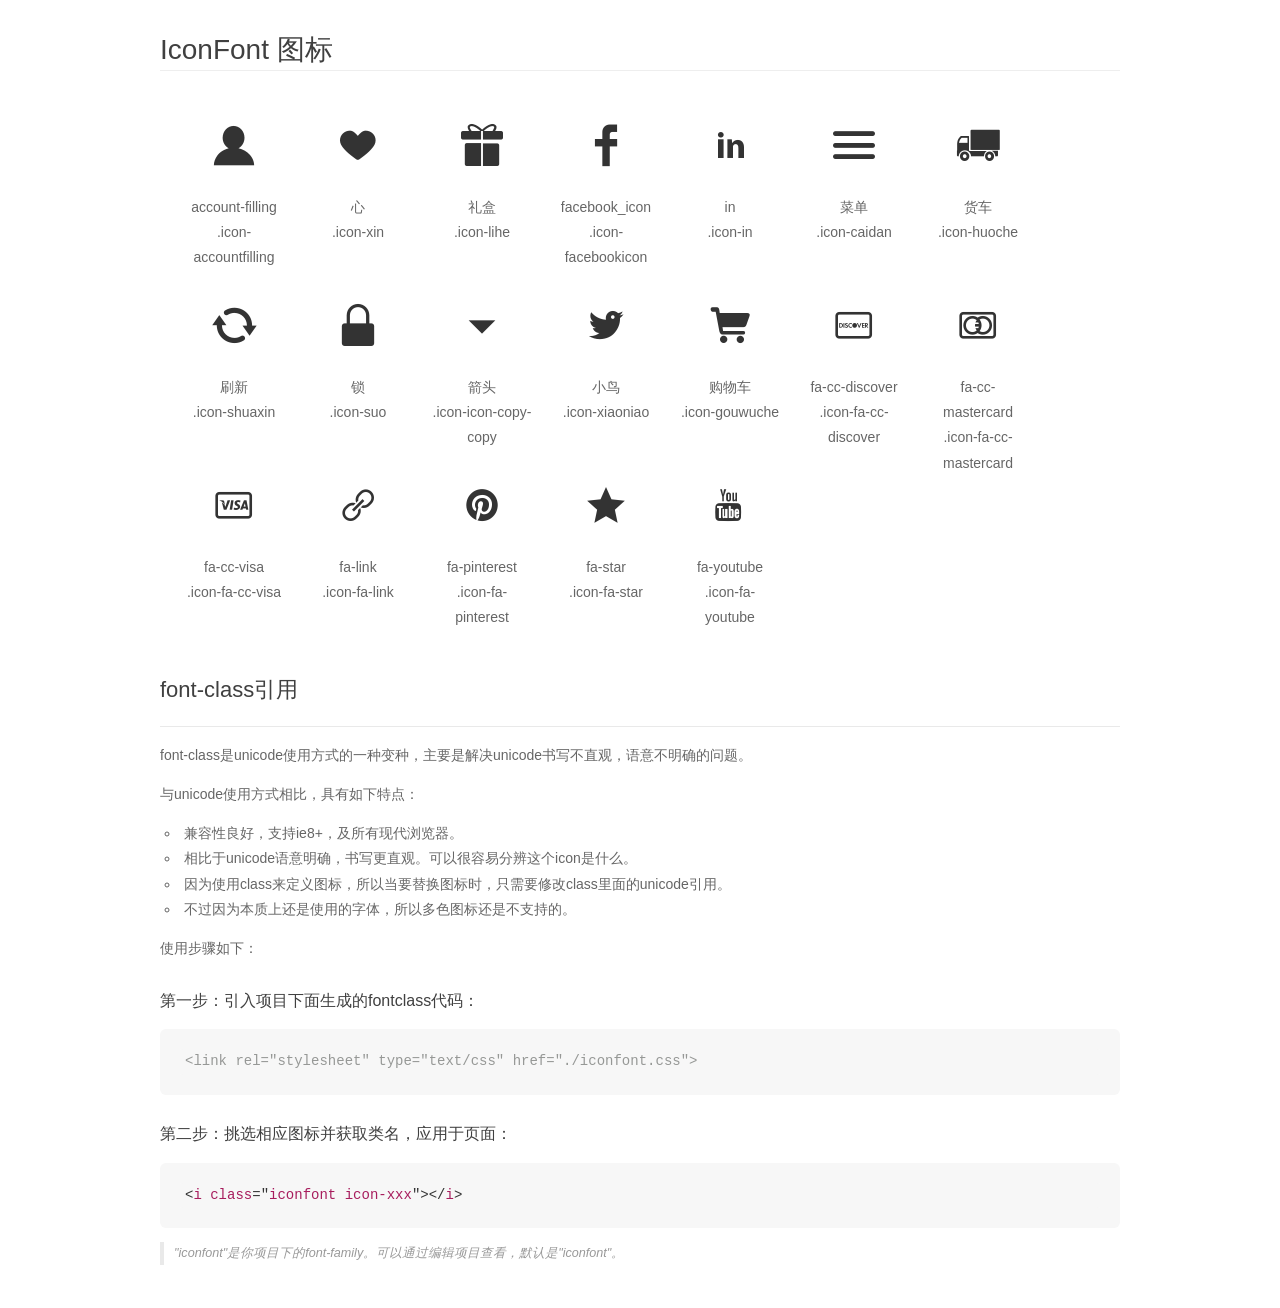
<file: iconfont/demo_fontclass.html>
<!DOCTYPE html>
<html>
<head>
    <meta charset="utf-8"/>
    <title>IconFont</title>
    <link rel="stylesheet" href="demo.css">
    <link rel="stylesheet" href="iconfont.css">
</head>
<body>
    <div class="main markdown">
        <h1>IconFont 图标</h1>
        <ul class="icon_lists clear">
            
                <li>
                <i class="icon iconfont icon-accountfilling"></i>
                    <div class="name">account-filling</div>
                    <div class="fontclass">.icon-accountfilling</div>
                </li>
            
                <li>
                <i class="icon iconfont icon-xin"></i>
                    <div class="name">心</div>
                    <div class="fontclass">.icon-xin</div>
                </li>
            
                <li>
                <i class="icon iconfont icon-lihe"></i>
                    <div class="name">礼盒</div>
                    <div class="fontclass">.icon-lihe</div>
                </li>
            
                <li>
                <i class="icon iconfont icon-facebookicon"></i>
                    <div class="name">facebook_icon</div>
                    <div class="fontclass">.icon-facebookicon</div>
                </li>
            
                <li>
                <i class="icon iconfont icon-in"></i>
                    <div class="name">in</div>
                    <div class="fontclass">.icon-in</div>
                </li>
            
                <li>
                <i class="icon iconfont icon-caidan"></i>
                    <div class="name">菜单</div>
                    <div class="fontclass">.icon-caidan</div>
                </li>
            
                <li>
                <i class="icon iconfont icon-huoche"></i>
                    <div class="name">货车</div>
                    <div class="fontclass">.icon-huoche</div>
                </li>
            
                <li>
                <i class="icon iconfont icon-shuaxin"></i>
                    <div class="name">刷新</div>
                    <div class="fontclass">.icon-shuaxin</div>
                </li>
            
                <li>
                <i class="icon iconfont icon-suo"></i>
                    <div class="name">锁</div>
                    <div class="fontclass">.icon-suo</div>
                </li>
            
                <li>
                <i class="icon iconfont icon-icon-copy-copy"></i>
                    <div class="name">箭头</div>
                    <div class="fontclass">.icon-icon-copy-copy</div>
                </li>
            
                <li>
                <i class="icon iconfont icon-xiaoniao"></i>
                    <div class="name">小鸟</div>
                    <div class="fontclass">.icon-xiaoniao</div>
                </li>
            
                <li>
                <i class="icon iconfont icon-gouwuche"></i>
                    <div class="name">购物车</div>
                    <div class="fontclass">.icon-gouwuche</div>
                </li>
            
                <li>
                <i class="icon iconfont icon-fa-cc-discover"></i>
                    <div class="name">fa-cc-discover</div>
                    <div class="fontclass">.icon-fa-cc-discover</div>
                </li>
            
                <li>
                <i class="icon iconfont icon-fa-cc-mastercard"></i>
                    <div class="name">fa-cc-mastercard</div>
                    <div class="fontclass">.icon-fa-cc-mastercard</div>
                </li>
            
                <li>
                <i class="icon iconfont icon-fa-cc-visa"></i>
                    <div class="name">fa-cc-visa</div>
                    <div class="fontclass">.icon-fa-cc-visa</div>
                </li>
            
                <li>
                <i class="icon iconfont icon-fa-link"></i>
                    <div class="name">fa-link</div>
                    <div class="fontclass">.icon-fa-link</div>
                </li>
            
                <li>
                <i class="icon iconfont icon-fa-pinterest"></i>
                    <div class="name">fa-pinterest</div>
                    <div class="fontclass">.icon-fa-pinterest</div>
                </li>
            
                <li>
                <i class="icon iconfont icon-fa-star"></i>
                    <div class="name">fa-star</div>
                    <div class="fontclass">.icon-fa-star</div>
                </li>
            
                <li>
                <i class="icon iconfont icon-fa-youtube"></i>
                    <div class="name">fa-youtube</div>
                    <div class="fontclass">.icon-fa-youtube</div>
                </li>
            
        </ul>

        <h2 id="font-class-">font-class引用</h2>
        <hr>

        <p>font-class是unicode使用方式的一种变种，主要是解决unicode书写不直观，语意不明确的问题。</p>
        <p>与unicode使用方式相比，具有如下特点：</p>
        <ul>
        <li>兼容性良好，支持ie8+，及所有现代浏览器。</li>
        <li>相比于unicode语意明确，书写更直观。可以很容易分辨这个icon是什么。</li>
        <li>因为使用class来定义图标，所以当要替换图标时，只需要修改class里面的unicode引用。</li>
        <li>不过因为本质上还是使用的字体，所以多色图标还是不支持的。</li>
        </ul>
        <p>使用步骤如下：</p>
        <h3 id="-fontclass-">第一步：引入项目下面生成的fontclass代码：</h3>


        <pre><code class="lang-js hljs javascript"><span class="hljs-comment">&lt;link rel="stylesheet" type="text/css" href="./iconfont.css"&gt;</span></code></pre>
        <h3 id="-">第二步：挑选相应图标并获取类名，应用于页面：</h3>
        <pre><code class="lang-css hljs">&lt;<span class="hljs-selector-tag">i</span> <span class="hljs-selector-tag">class</span>="<span class="hljs-selector-tag">iconfont</span> <span class="hljs-selector-tag">icon-xxx</span>"&gt;&lt;/<span class="hljs-selector-tag">i</span>&gt;</code></pre>
        <blockquote>
        <p>"iconfont"是你项目下的font-family。可以通过编辑项目查看，默认是"iconfont"。</p>
        </blockquote>
    </div>
</body>
</html>
</file>
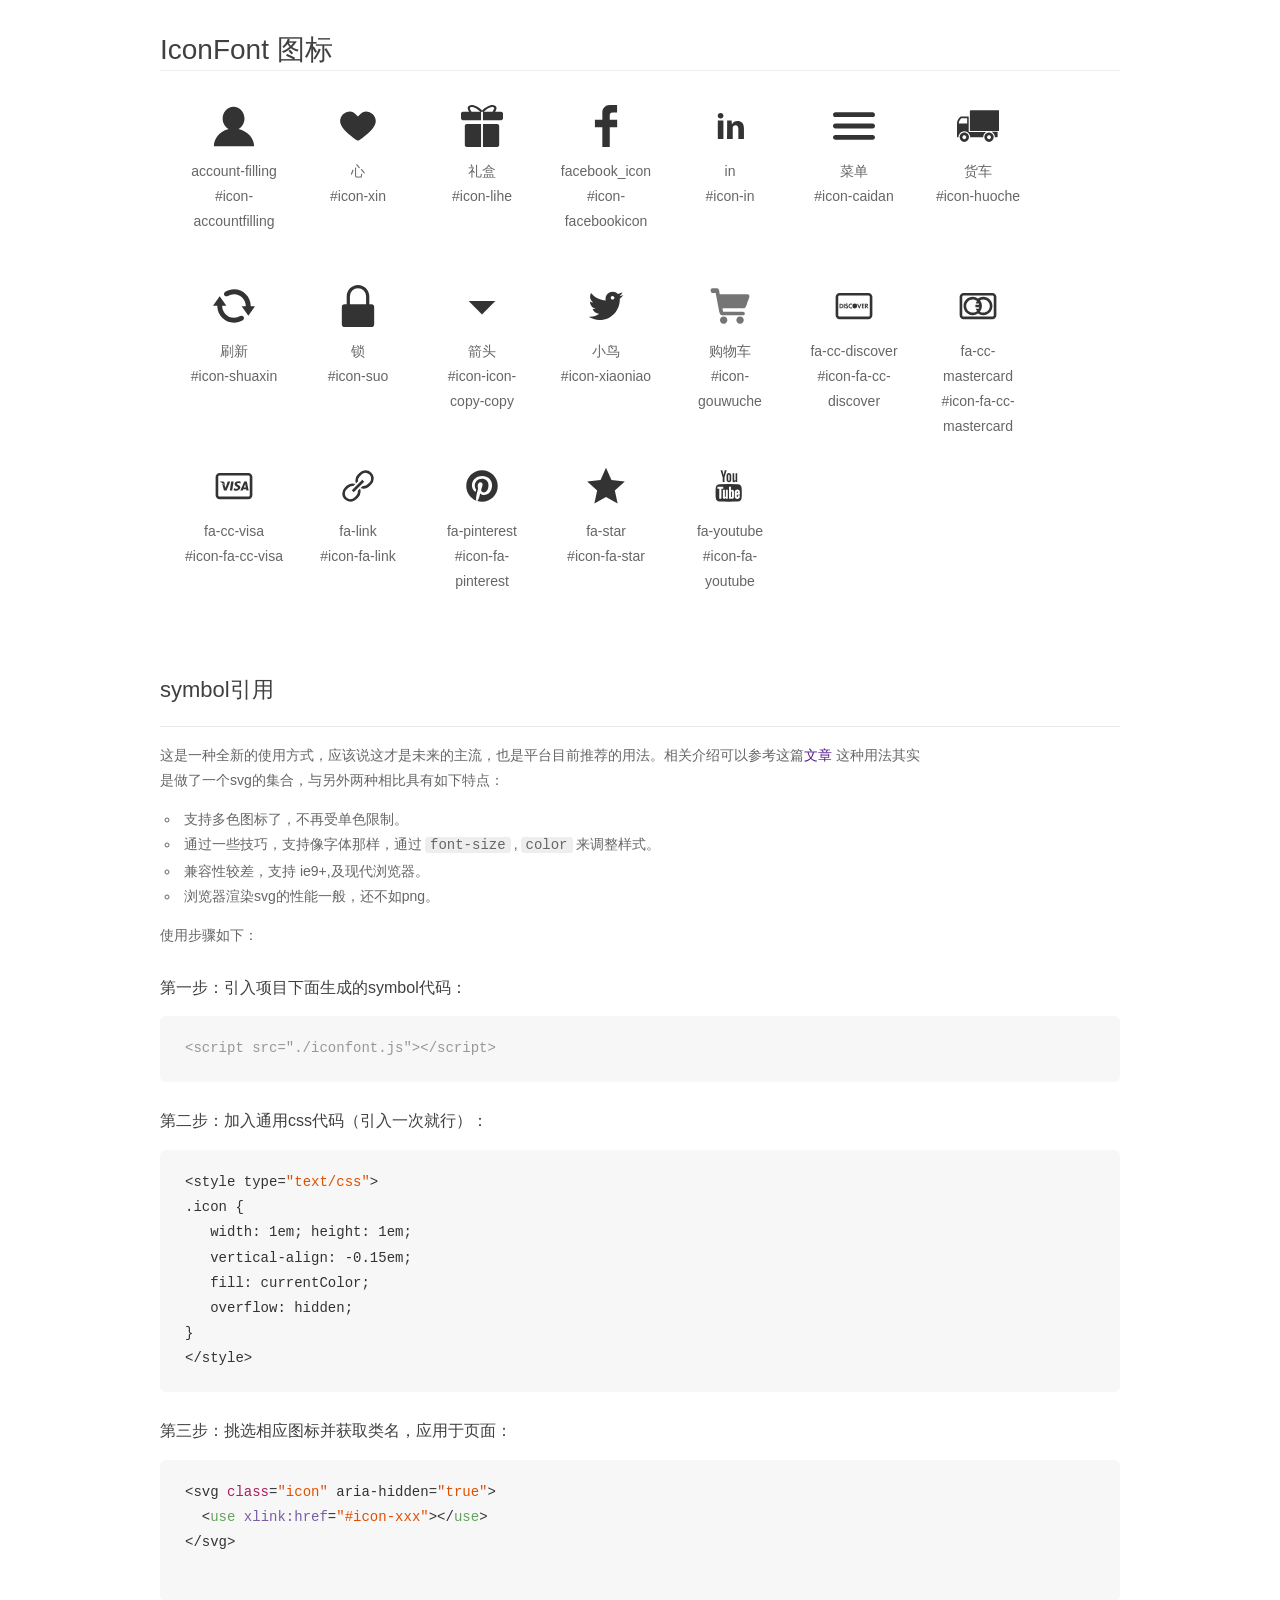
<file: iconfont/demo_symbol.html>
<!DOCTYPE html>
<html>
<head>
    <meta charset="utf-8"/>
    <title>IconFont</title>
    <link rel="stylesheet" href="demo.css">
    <script src="iconfont.js"></script>

    <style type="text/css">
        .icon {
          /* 通过设置 font-size 来改变图标大小 */
          width: 1em; height: 1em;
          /* 图标和文字相邻时，垂直对齐 */
          vertical-align: -0.15em;
          /* 通过设置 color 来改变 SVG 的颜色/fill */
          fill: currentColor;
          /* path 和 stroke 溢出 viewBox 部分在 IE 下会显示
             normalize.css 中也包含这行 */
          overflow: hidden;
        }

    </style>
</head>
<body>
    <div class="main markdown">
        <h1>IconFont 图标</h1>
        <ul class="icon_lists clear">
            
                <li>
                    <svg class="icon" aria-hidden="true">
                        <use xlink:href="#icon-accountfilling"></use>
                    </svg>
                    <div class="name">account-filling</div>
                    <div class="fontclass">#icon-accountfilling</div>
                </li>
            
                <li>
                    <svg class="icon" aria-hidden="true">
                        <use xlink:href="#icon-xin"></use>
                    </svg>
                    <div class="name">心</div>
                    <div class="fontclass">#icon-xin</div>
                </li>
            
                <li>
                    <svg class="icon" aria-hidden="true">
                        <use xlink:href="#icon-lihe"></use>
                    </svg>
                    <div class="name">礼盒</div>
                    <div class="fontclass">#icon-lihe</div>
                </li>
            
                <li>
                    <svg class="icon" aria-hidden="true">
                        <use xlink:href="#icon-facebookicon"></use>
                    </svg>
                    <div class="name">facebook_icon</div>
                    <div class="fontclass">#icon-facebookicon</div>
                </li>
            
                <li>
                    <svg class="icon" aria-hidden="true">
                        <use xlink:href="#icon-in"></use>
                    </svg>
                    <div class="name">in</div>
                    <div class="fontclass">#icon-in</div>
                </li>
            
                <li>
                    <svg class="icon" aria-hidden="true">
                        <use xlink:href="#icon-caidan"></use>
                    </svg>
                    <div class="name">菜单</div>
                    <div class="fontclass">#icon-caidan</div>
                </li>
            
                <li>
                    <svg class="icon" aria-hidden="true">
                        <use xlink:href="#icon-huoche"></use>
                    </svg>
                    <div class="name">货车</div>
                    <div class="fontclass">#icon-huoche</div>
                </li>
            
                <li>
                    <svg class="icon" aria-hidden="true">
                        <use xlink:href="#icon-shuaxin"></use>
                    </svg>
                    <div class="name">刷新</div>
                    <div class="fontclass">#icon-shuaxin</div>
                </li>
            
                <li>
                    <svg class="icon" aria-hidden="true">
                        <use xlink:href="#icon-suo"></use>
                    </svg>
                    <div class="name">锁</div>
                    <div class="fontclass">#icon-suo</div>
                </li>
            
                <li>
                    <svg class="icon" aria-hidden="true">
                        <use xlink:href="#icon-icon-copy-copy"></use>
                    </svg>
                    <div class="name">箭头</div>
                    <div class="fontclass">#icon-icon-copy-copy</div>
                </li>
            
                <li>
                    <svg class="icon" aria-hidden="true">
                        <use xlink:href="#icon-xiaoniao"></use>
                    </svg>
                    <div class="name">小鸟</div>
                    <div class="fontclass">#icon-xiaoniao</div>
                </li>
            
                <li>
                    <svg class="icon" aria-hidden="true">
                        <use xlink:href="#icon-gouwuche"></use>
                    </svg>
                    <div class="name">购物车</div>
                    <div class="fontclass">#icon-gouwuche</div>
                </li>
            
                <li>
                    <svg class="icon" aria-hidden="true">
                        <use xlink:href="#icon-fa-cc-discover"></use>
                    </svg>
                    <div class="name">fa-cc-discover</div>
                    <div class="fontclass">#icon-fa-cc-discover</div>
                </li>
            
                <li>
                    <svg class="icon" aria-hidden="true">
                        <use xlink:href="#icon-fa-cc-mastercard"></use>
                    </svg>
                    <div class="name">fa-cc-mastercard</div>
                    <div class="fontclass">#icon-fa-cc-mastercard</div>
                </li>
            
                <li>
                    <svg class="icon" aria-hidden="true">
                        <use xlink:href="#icon-fa-cc-visa"></use>
                    </svg>
                    <div class="name">fa-cc-visa</div>
                    <div class="fontclass">#icon-fa-cc-visa</div>
                </li>
            
                <li>
                    <svg class="icon" aria-hidden="true">
                        <use xlink:href="#icon-fa-link"></use>
                    </svg>
                    <div class="name">fa-link</div>
                    <div class="fontclass">#icon-fa-link</div>
                </li>
            
                <li>
                    <svg class="icon" aria-hidden="true">
                        <use xlink:href="#icon-fa-pinterest"></use>
                    </svg>
                    <div class="name">fa-pinterest</div>
                    <div class="fontclass">#icon-fa-pinterest</div>
                </li>
            
                <li>
                    <svg class="icon" aria-hidden="true">
                        <use xlink:href="#icon-fa-star"></use>
                    </svg>
                    <div class="name">fa-star</div>
                    <div class="fontclass">#icon-fa-star</div>
                </li>
            
                <li>
                    <svg class="icon" aria-hidden="true">
                        <use xlink:href="#icon-fa-youtube"></use>
                    </svg>
                    <div class="name">fa-youtube</div>
                    <div class="fontclass">#icon-fa-youtube</div>
                </li>
            
        </ul>


        <h2 id="symbol-">symbol引用</h2>
        <hr>

        <p>这是一种全新的使用方式，应该说这才是未来的主流，也是平台目前推荐的用法。相关介绍可以参考这篇<a href="">文章</a>
        这种用法其实是做了一个svg的集合，与另外两种相比具有如下特点：</p>
        <ul>
          <li>支持多色图标了，不再受单色限制。</li>
          <li>通过一些技巧，支持像字体那样，通过<code>font-size</code>,<code>color</code>来调整样式。</li>
          <li>兼容性较差，支持 ie9+,及现代浏览器。</li>
          <li>浏览器渲染svg的性能一般，还不如png。</li>
        </ul>
        <p>使用步骤如下：</p>
        <h3 id="-symbol-">第一步：引入项目下面生成的symbol代码：</h3>
        <pre><code class="lang-js hljs javascript"><span class="hljs-comment">&lt;script src="./iconfont.js"&gt;&lt;/script&gt;</span></code></pre>
        <h3 id="-css-">第二步：加入通用css代码（引入一次就行）：</h3>
        <pre><code class="lang-js hljs javascript">&lt;style type=<span class="hljs-string">"text/css"</span>&gt;
.icon {
   width: <span class="hljs-number">1</span>em; height: <span class="hljs-number">1</span>em;
   vertical-align: <span class="hljs-number">-0.15</span>em;
   fill: currentColor;
   overflow: hidden;
}
&lt;<span class="hljs-regexp">/style&gt;</span></code></pre>
        <h3 id="-">第三步：挑选相应图标并获取类名，应用于页面：</h3>
        <pre><code class="lang-js hljs javascript">&lt;svg <span class="hljs-class"><span class="hljs-keyword">class</span></span>=<span class="hljs-string">"icon"</span> aria-hidden=<span class="hljs-string">"true"</span>&gt;<span class="xml"><span class="hljs-tag">
  &lt;<span class="hljs-name">use</span> <span class="hljs-attr">xlink:href</span>=<span class="hljs-string">"#icon-xxx"</span>&gt;</span><span class="hljs-tag">&lt;/<span class="hljs-name">use</span>&gt;</span>
</span>&lt;<span class="hljs-regexp">/svg&gt;
        </span></code></pre>
    </div>
</body>
</html>
</file>
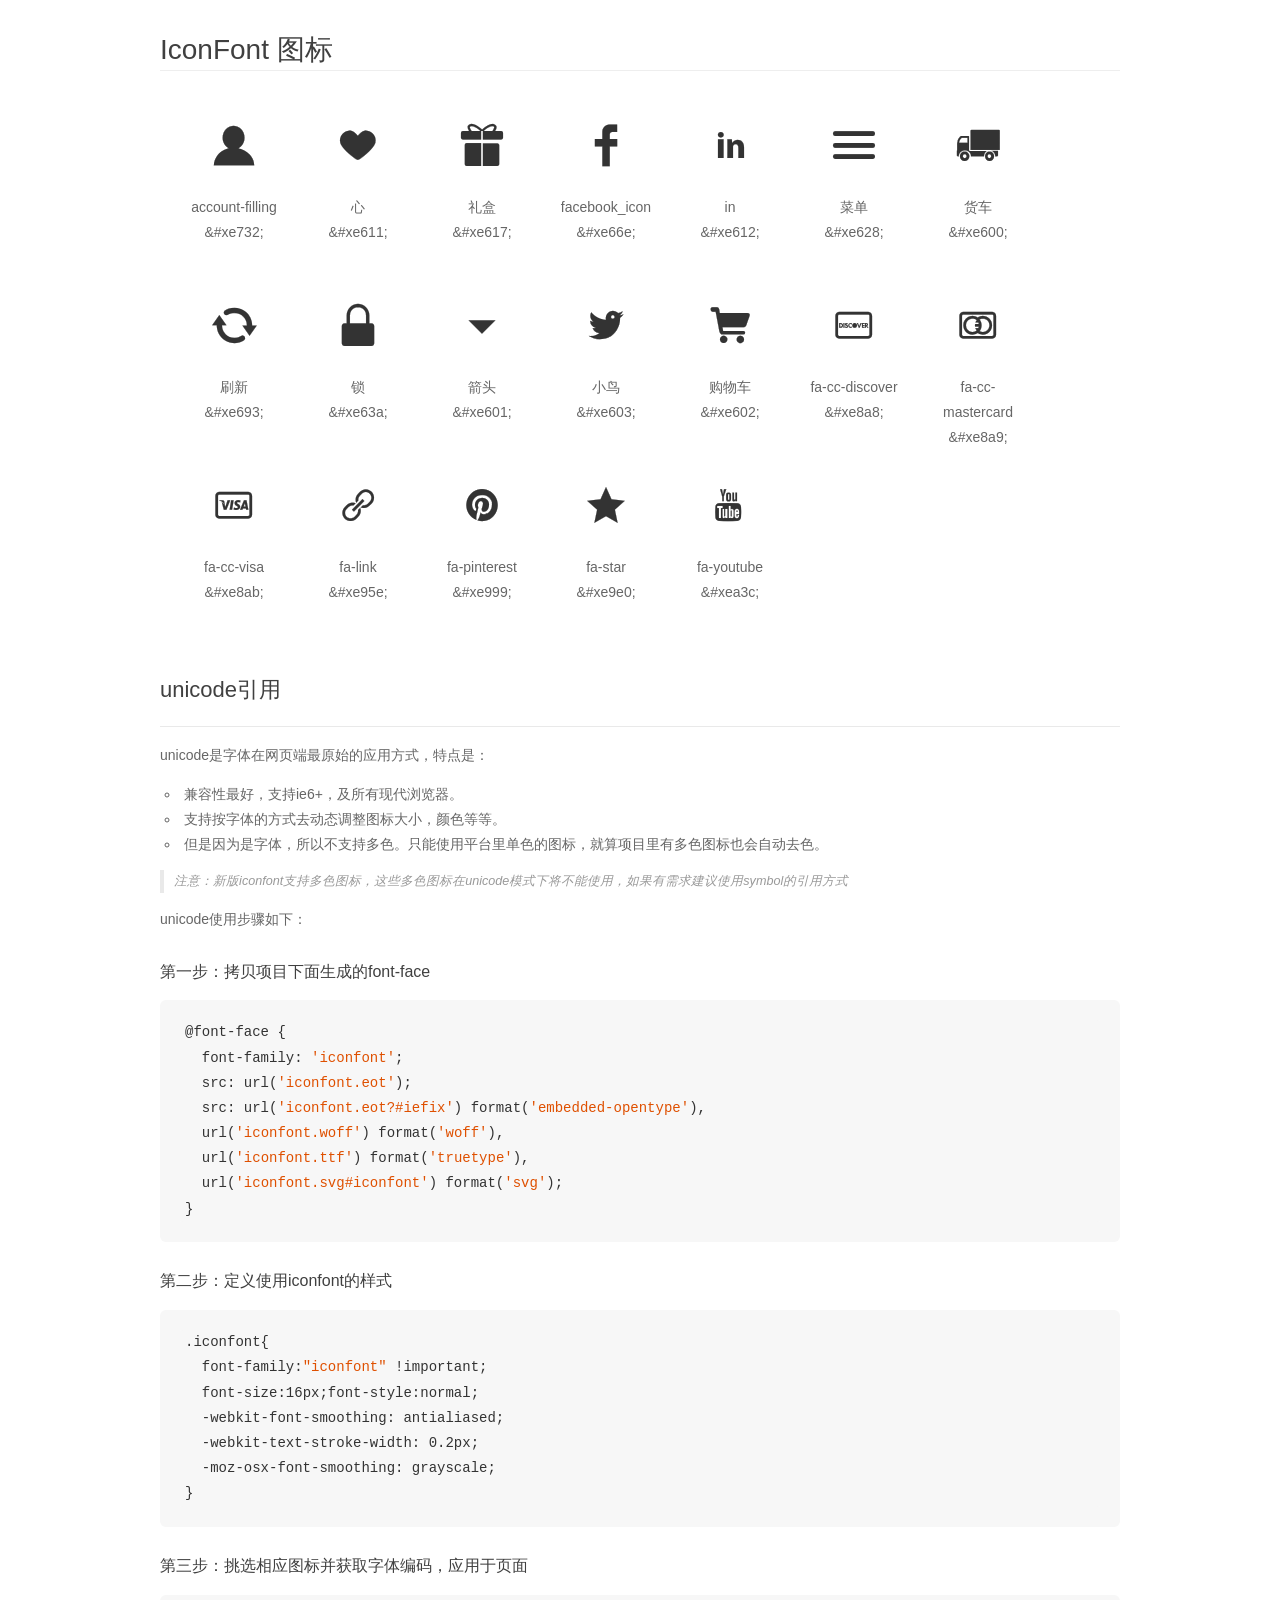
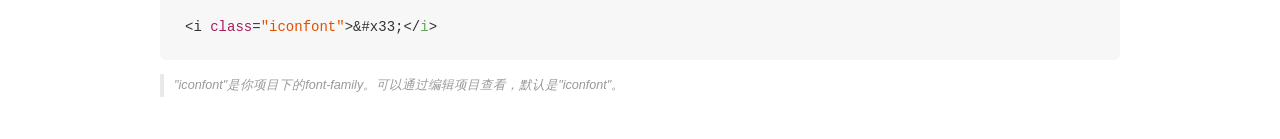
<file: iconfont/demo_unicode.html>
<!DOCTYPE html>
<html>
<head>
    <meta charset="utf-8"/>
    <title>IconFont</title>
    <link rel="stylesheet" href="demo.css">

    <style type="text/css">

        @font-face {font-family: "iconfont";
          src: url('iconfont.eot'); /* IE9*/
          src: url('iconfont.eot#iefix') format('embedded-opentype'), /* IE6-IE8 */
          url('iconfont.woff') format('woff'), /* chrome, firefox */
          url('iconfont.ttf') format('truetype'), /* chrome, firefox, opera, Safari, Android, iOS 4.2+*/
          url('iconfont.svg#iconfont') format('svg'); /* iOS 4.1- */
        }

        .iconfont {
          font-family:"iconfont" !important;
          font-size:16px;
          font-style:normal;
          -webkit-font-smoothing: antialiased;
          -webkit-text-stroke-width: 0.2px;
          -moz-osx-font-smoothing: grayscale;
        }

    </style>
</head>
<body>
    <div class="main markdown">
        <h1>IconFont 图标</h1>
        <ul class="icon_lists clear">
            
                <li>
                <i class="icon iconfont">&#xe732;</i>
                    <div class="name">account-filling</div>
                    <div class="code">&amp;#xe732;</div>
                </li>
            
                <li>
                <i class="icon iconfont">&#xe611;</i>
                    <div class="name">心</div>
                    <div class="code">&amp;#xe611;</div>
                </li>
            
                <li>
                <i class="icon iconfont">&#xe617;</i>
                    <div class="name">礼盒</div>
                    <div class="code">&amp;#xe617;</div>
                </li>
            
                <li>
                <i class="icon iconfont">&#xe66e;</i>
                    <div class="name">facebook_icon</div>
                    <div class="code">&amp;#xe66e;</div>
                </li>
            
                <li>
                <i class="icon iconfont">&#xe612;</i>
                    <div class="name">in</div>
                    <div class="code">&amp;#xe612;</div>
                </li>
            
                <li>
                <i class="icon iconfont">&#xe628;</i>
                    <div class="name">菜单</div>
                    <div class="code">&amp;#xe628;</div>
                </li>
            
                <li>
                <i class="icon iconfont">&#xe600;</i>
                    <div class="name">货车</div>
                    <div class="code">&amp;#xe600;</div>
                </li>
            
                <li>
                <i class="icon iconfont">&#xe693;</i>
                    <div class="name">刷新</div>
                    <div class="code">&amp;#xe693;</div>
                </li>
            
                <li>
                <i class="icon iconfont">&#xe63a;</i>
                    <div class="name">锁</div>
                    <div class="code">&amp;#xe63a;</div>
                </li>
            
                <li>
                <i class="icon iconfont">&#xe601;</i>
                    <div class="name">箭头</div>
                    <div class="code">&amp;#xe601;</div>
                </li>
            
                <li>
                <i class="icon iconfont">&#xe603;</i>
                    <div class="name">小鸟</div>
                    <div class="code">&amp;#xe603;</div>
                </li>
            
                <li>
                <i class="icon iconfont">&#xe602;</i>
                    <div class="name">购物车</div>
                    <div class="code">&amp;#xe602;</div>
                </li>
            
                <li>
                <i class="icon iconfont">&#xe8a8;</i>
                    <div class="name">fa-cc-discover</div>
                    <div class="code">&amp;#xe8a8;</div>
                </li>
            
                <li>
                <i class="icon iconfont">&#xe8a9;</i>
                    <div class="name">fa-cc-mastercard</div>
                    <div class="code">&amp;#xe8a9;</div>
                </li>
            
                <li>
                <i class="icon iconfont">&#xe8ab;</i>
                    <div class="name">fa-cc-visa</div>
                    <div class="code">&amp;#xe8ab;</div>
                </li>
            
                <li>
                <i class="icon iconfont">&#xe95e;</i>
                    <div class="name">fa-link</div>
                    <div class="code">&amp;#xe95e;</div>
                </li>
            
                <li>
                <i class="icon iconfont">&#xe999;</i>
                    <div class="name">fa-pinterest</div>
                    <div class="code">&amp;#xe999;</div>
                </li>
            
                <li>
                <i class="icon iconfont">&#xe9e0;</i>
                    <div class="name">fa-star</div>
                    <div class="code">&amp;#xe9e0;</div>
                </li>
            
                <li>
                <i class="icon iconfont">&#xea3c;</i>
                    <div class="name">fa-youtube</div>
                    <div class="code">&amp;#xea3c;</div>
                </li>
            
        </ul>
        <h2 id="unicode-">unicode引用</h2>
        <hr>

        <p>unicode是字体在网页端最原始的应用方式，特点是：</p>
        <ul>
        <li>兼容性最好，支持ie6+，及所有现代浏览器。</li>
        <li>支持按字体的方式去动态调整图标大小，颜色等等。</li>
        <li>但是因为是字体，所以不支持多色。只能使用平台里单色的图标，就算项目里有多色图标也会自动去色。</li>
        </ul>
        <blockquote>
        <p>注意：新版iconfont支持多色图标，这些多色图标在unicode模式下将不能使用，如果有需求建议使用symbol的引用方式</p>
        </blockquote>
        <p>unicode使用步骤如下：</p>
        <h3 id="-font-face">第一步：拷贝项目下面生成的font-face</h3>
        <pre><code class="lang-js hljs javascript">@font-face {
  font-family: <span class="hljs-string">'iconfont'</span>;
  src: url(<span class="hljs-string">'iconfont.eot'</span>);
  src: url(<span class="hljs-string">'iconfont.eot?#iefix'</span>) format(<span class="hljs-string">'embedded-opentype'</span>),
  url(<span class="hljs-string">'iconfont.woff'</span>) format(<span class="hljs-string">'woff'</span>),
  url(<span class="hljs-string">'iconfont.ttf'</span>) format(<span class="hljs-string">'truetype'</span>),
  url(<span class="hljs-string">'iconfont.svg#iconfont'</span>) format(<span class="hljs-string">'svg'</span>);
}
</code></pre>
        <h3 id="-iconfont-">第二步：定义使用iconfont的样式</h3>
        <pre><code class="lang-js hljs javascript">.iconfont{
  font-family:<span class="hljs-string">"iconfont"</span> !important;
  font-size:<span class="hljs-number">16</span>px;font-style:normal;
  -webkit-font-smoothing: antialiased;
  -webkit-text-stroke-width: <span class="hljs-number">0.2</span>px;
  -moz-osx-font-smoothing: grayscale;
}
</code></pre>
        <h3 id="-">第三步：挑选相应图标并获取字体编码，应用于页面</h3>
        <pre><code class="lang-js hljs javascript">&lt;i <span class="hljs-class"><span class="hljs-keyword">class</span></span>=<span class="hljs-string">"iconfont"</span>&gt;&amp;#x33;<span class="xml"><span class="hljs-tag">&lt;/<span class="hljs-name">i</span>&gt;</span></span></code></pre>

        <blockquote>
        <p>"iconfont"是你项目下的font-family。可以通过编辑项目查看，默认是"iconfont"。</p>
        </blockquote>
    </div>


</body>
</html>
</file>
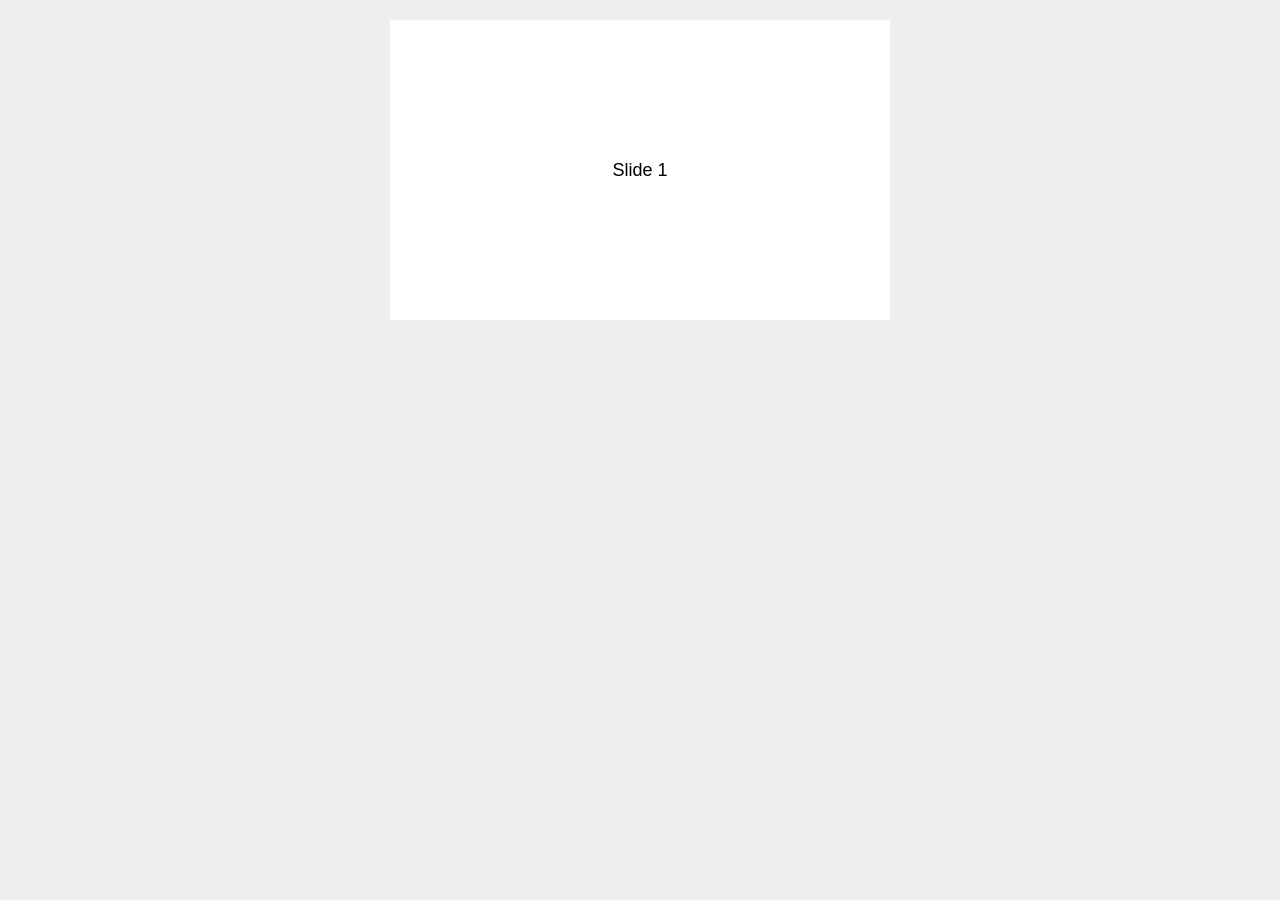
<file: Swiper-3.4.2/demos/01-default.html>
<!DOCTYPE html>
<html lang="en">
<head>
    <meta charset="utf-8">
    <title>Swiper demo</title>
    <!-- Link Swiper's CSS -->
    <link rel="stylesheet" href="../dist/css/swiper.min.css">

    <!-- Demo styles -->
    <style>
    body {
        background: #eee;
        font-family: Helvetica Neue, Helvetica, Arial, sans-serif;
        font-size: 14px;
        color:#000;
        margin: 0;
        padding: 0;
    }
    .swiper-container {
        width: 500px;
        height: 300px;
        margin: 20px auto;
    }
    .swiper-slide {
        text-align: center;
        font-size: 18px;
        background: #fff;
        
        /* Center slide text vertically */
        display: -webkit-box;
        display: -ms-flexbox;
        display: -webkit-flex;
        display: flex;
        -webkit-box-pack: center;
        -ms-flex-pack: center;
        -webkit-justify-content: center;
        justify-content: center;
        -webkit-box-align: center;
        -ms-flex-align: center;
        -webkit-align-items: center;
        align-items: center;
    }
    </style>
</head>
<body>
    <!-- Swiper -->
    <div class="swiper-container">
        <div class="swiper-wrapper">
            <div class="swiper-slide">Slide 1</div>
            <div class="swiper-slide">Slide 2</div>
            <div class="swiper-slide">Slide 3</div>
            <div class="swiper-slide">Slide 4</div>
            <div class="swiper-slide">Slide 5</div>
            <div class="swiper-slide">Slide 6</div>
            <div class="swiper-slide">Slide 7</div>
            <div class="swiper-slide">Slide 8</div>
            <div class="swiper-slide">Slide 9</div>
            <div class="swiper-slide">Slide 10</div>
        </div>
    </div>

    <!-- Swiper JS -->
    <script src="../dist/js/swiper.min.js"></script>

    <!-- Initialize Swiper -->
    <script>
    var swiper = new Swiper('.swiper-container');
    </script>
</body>
</html>
</file>
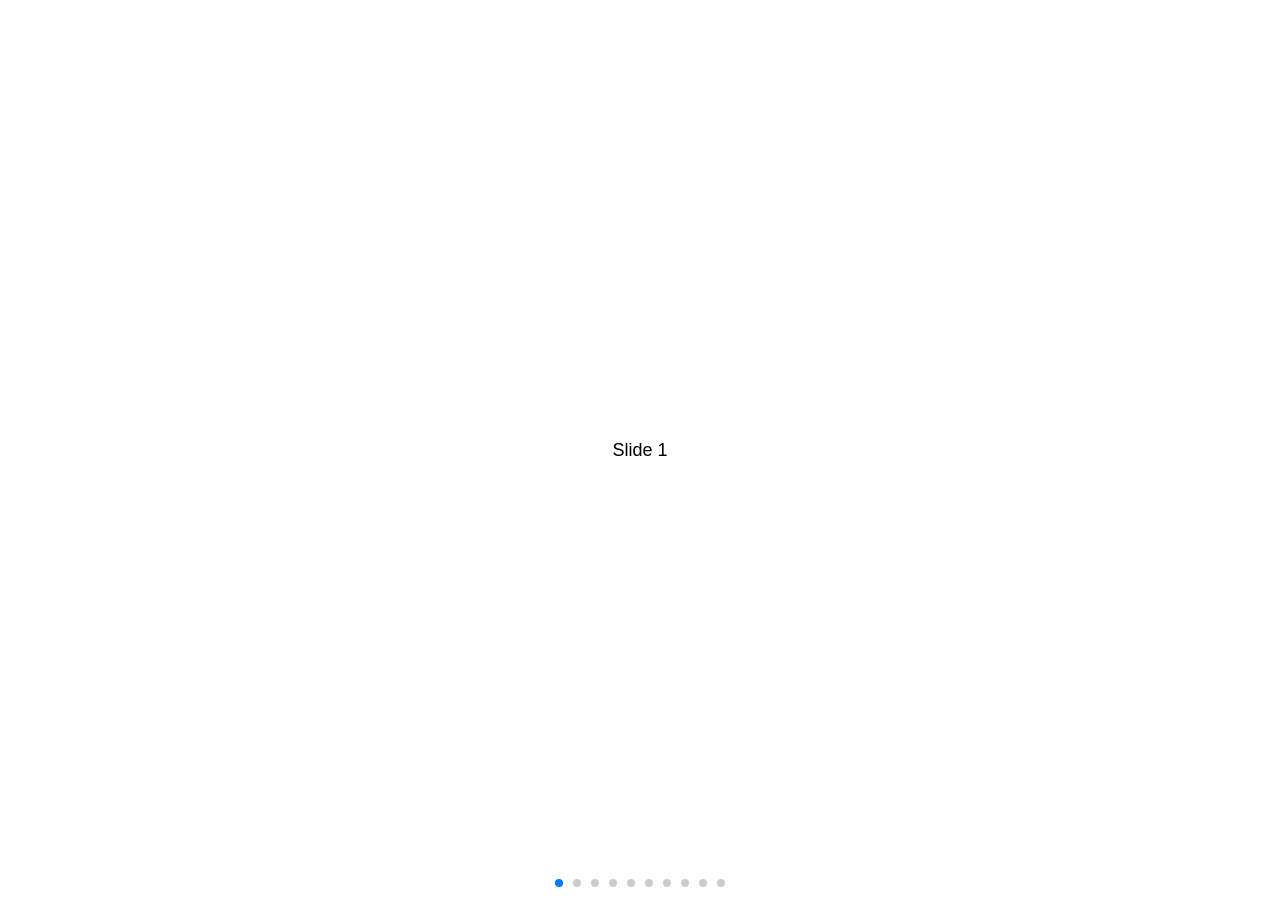
<file: Swiper-3.4.2/demos/02-responsive.html>
<!DOCTYPE html>
<html lang="en">
<head>
    <meta charset="utf-8">
    <title>Swiper demo</title>
    <meta name="viewport" content="width=device-width, initial-scale=1, minimum-scale=1, maximum-scale=1">

    <!-- Link Swiper's CSS -->
    <link rel="stylesheet" href="../dist/css/swiper.min.css">

    <!-- Demo styles -->
    <style>
    html, body {
        position: relative;
        height: 100%;
    }
    body {
        background: #eee;
        font-family: Helvetica Neue, Helvetica, Arial, sans-serif;
        font-size: 14px;
        color:#000;
        margin: 0;
        padding: 0;
    }
    .swiper-container {
        width: 100%;
        height: 100%;
    }
    .swiper-slide {
        text-align: center;
        font-size: 18px;
        background: #fff;

        /* Center slide text vertically */
        display: -webkit-box;
        display: -ms-flexbox;
        display: -webkit-flex;
        display: flex;
        -webkit-box-pack: center;
        -ms-flex-pack: center;
        -webkit-justify-content: center;
        justify-content: center;
        -webkit-box-align: center;
        -ms-flex-align: center;
        -webkit-align-items: center;
        align-items: center;
    }
    </style>
</head>
<body>
    <!-- Swiper -->
    <div class="swiper-container">
        <div class="swiper-wrapper">
            <div class="swiper-slide">Slide 1</div>
            <div class="swiper-slide">Slide 2</div>
            <div class="swiper-slide">Slide 3</div>
            <div class="swiper-slide">Slide 4</div>
            <div class="swiper-slide">Slide 5</div>
            <div class="swiper-slide">Slide 6</div>
            <div class="swiper-slide">Slide 7</div>
            <div class="swiper-slide">Slide 8</div>
            <div class="swiper-slide">Slide 9</div>
            <div class="swiper-slide">Slide 10</div>
        </div>
        <!-- Add Pagination -->
        <div class="swiper-pagination"></div>
    </div>

    <!-- Swiper JS -->
    <script src="../dist/js/swiper.min.js"></script>

    <!-- Initialize Swiper -->
    <script>
    var swiper = new Swiper('.swiper-container', {
        pagination: '.swiper-pagination',
        paginationClickable: true
    });
    </script>
</body>
</html>
</file>
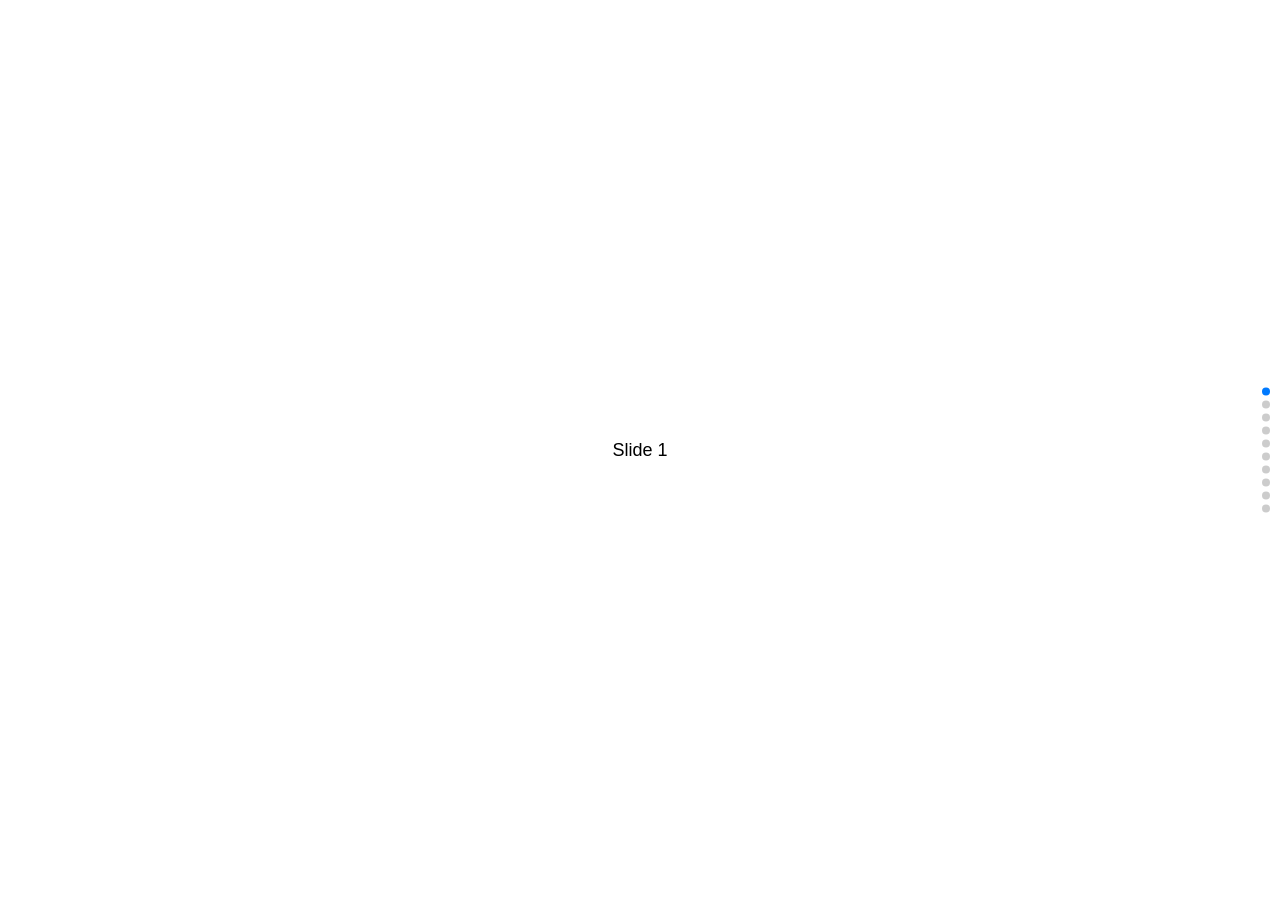
<file: Swiper-3.4.2/demos/03-vertical.html>
<!DOCTYPE html>
<html lang="en">
<head>
    <meta charset="utf-8">
    <title>Swiper demo</title>
    <meta name="viewport" content="width=device-width, initial-scale=1, minimum-scale=1, maximum-scale=1">

    <!-- Link Swiper's CSS -->
    <link rel="stylesheet" href="../dist/css/swiper.min.css">

    <!-- Demo styles -->
    <style>
    html, body {
        position: relative;
        height: 100%;
    }
    body {
        background: #eee;
        font-family: Helvetica Neue, Helvetica, Arial, sans-serif;
        font-size: 14px;
        color:#000;
        margin: 0;
        padding: 0;
    }
    .swiper-container {
        width: 100%;
        height: 100%;
    }
    .swiper-slide {
        text-align: center;
        font-size: 18px;
        background: #fff;

        /* Center slide text vertically */
        display: -webkit-box;
        display: -ms-flexbox;
        display: -webkit-flex;
        display: flex;
        -webkit-box-pack: center;
        -ms-flex-pack: center;
        -webkit-justify-content: center;
        justify-content: center;
        -webkit-box-align: center;
        -ms-flex-align: center;
        -webkit-align-items: center;
        align-items: center;
    }
    </style>
</head>
<body>
    <!-- Swiper -->
    <div class="swiper-container">
        <div class="swiper-wrapper">
            <div class="swiper-slide">Slide 1</div>
            <div class="swiper-slide">Slide 2</div>
            <div class="swiper-slide">Slide 3</div>
            <div class="swiper-slide">Slide 4</div>
            <div class="swiper-slide">Slide 5</div>
            <div class="swiper-slide">Slide 6</div>
            <div class="swiper-slide">Slide 7</div>
            <div class="swiper-slide">Slide 8</div>
            <div class="swiper-slide">Slide 9</div>
            <div class="swiper-slide">Slide 10</div>
        </div>
        <!-- Add Pagination -->
        <div class="swiper-pagination"></div>
    </div>

    <!-- Swiper JS -->
    <script src="../dist/js/swiper.min.js"></script>

    <!-- Initialize Swiper -->
    <script>
    var swiper = new Swiper('.swiper-container', {
        pagination: '.swiper-pagination',
        paginationClickable: true,
        direction: 'vertical'
    });
    </script>
</body>
</html>
</file>
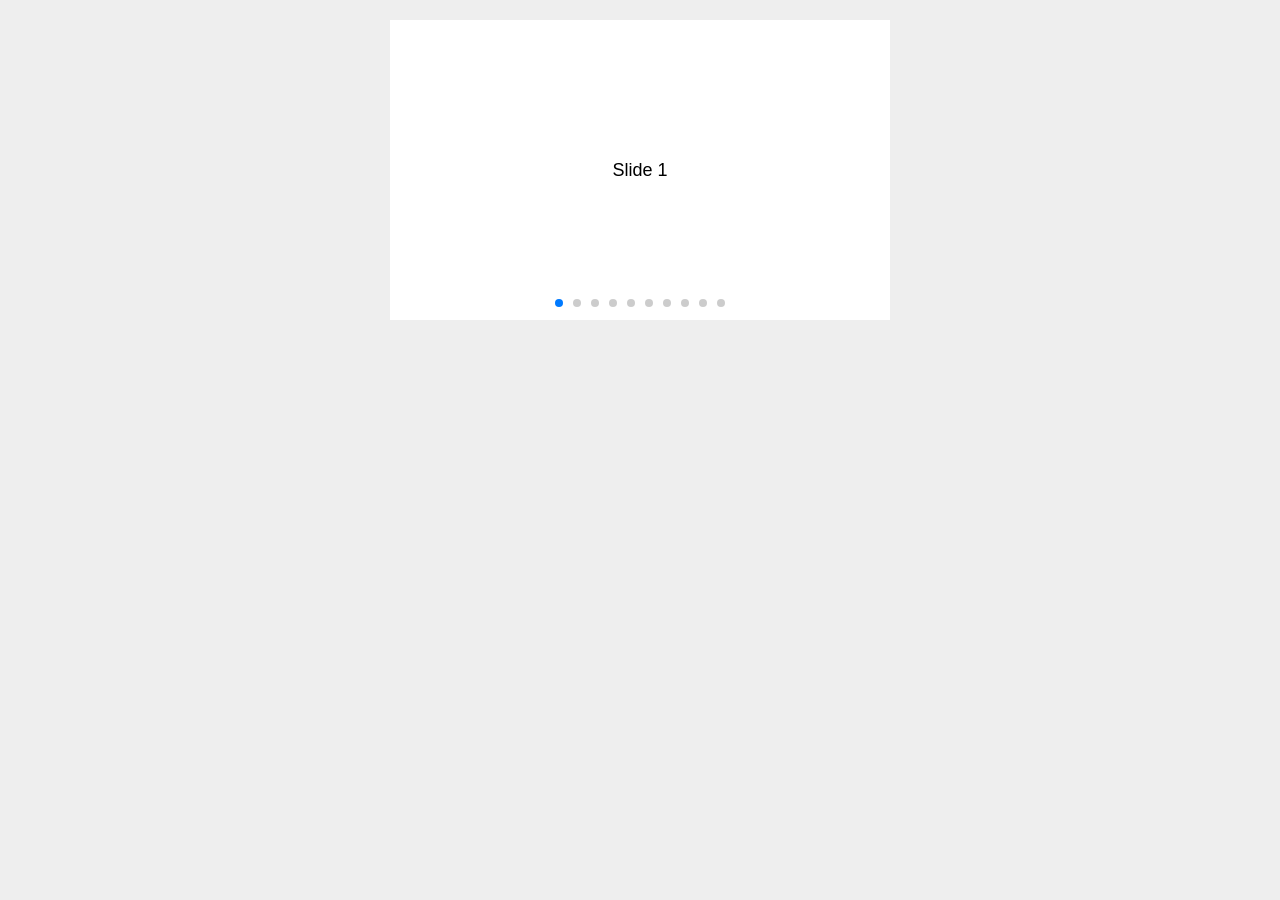
<file: Swiper-3.4.2/demos/04-space-between.html>
<!DOCTYPE html>
<html lang="en">
<head>
    <meta charset="utf-8">
    <title>Swiper demo</title>
    <meta name="viewport" content="width=device-width, initial-scale=1, minimum-scale=1, maximum-scale=1">

    <!-- Link Swiper's CSS -->
    <link rel="stylesheet" href="../dist/css/swiper.min.css">

    <!-- Demo styles -->
    <style>
    body {
        background: #eee;
        font-family: Helvetica Neue, Helvetica, Arial, sans-serif;
        font-size: 14px;
        color:#000;
        margin: 0;
        padding: 0;
    }
    .swiper-container {
        width: 500px;
        height: 300px;
        margin: 20px auto;
    }
    .swiper-slide {
        text-align: center;
        font-size: 18px;
        background: #fff;

        /* Center slide text vertically */
        display: -webkit-box;
        display: -ms-flexbox;
        display: -webkit-flex;
        display: flex;
        -webkit-box-pack: center;
        -ms-flex-pack: center;
        -webkit-justify-content: center;
        justify-content: center;
        -webkit-box-align: center;
        -ms-flex-align: center;
        -webkit-align-items: center;
        align-items: center;
    }
    </style>
</head>
<body>
    <!-- Swiper -->
    <div class="swiper-container">
        <div class="swiper-wrapper">
            <div class="swiper-slide">Slide 1</div>
            <div class="swiper-slide">Slide 2</div>
            <div class="swiper-slide">Slide 3</div>
            <div class="swiper-slide">Slide 4</div>
            <div class="swiper-slide">Slide 5</div>
            <div class="swiper-slide">Slide 6</div>
            <div class="swiper-slide">Slide 7</div>
            <div class="swiper-slide">Slide 8</div>
            <div class="swiper-slide">Slide 9</div>
            <div class="swiper-slide">Slide 10</div>
        </div>
        <!-- Add Pagination -->
        <div class="swiper-pagination"></div>
    </div>

    <!-- Swiper JS -->
    <script src="../dist/js/swiper.min.js"></script>

    <!-- Initialize Swiper -->
    <script>
    var swiper = new Swiper('.swiper-container', {
        pagination: '.swiper-pagination',
        paginationClickable: true,
        spaceBetween: 30,
    });
    </script>
</body>
</html>
</file>
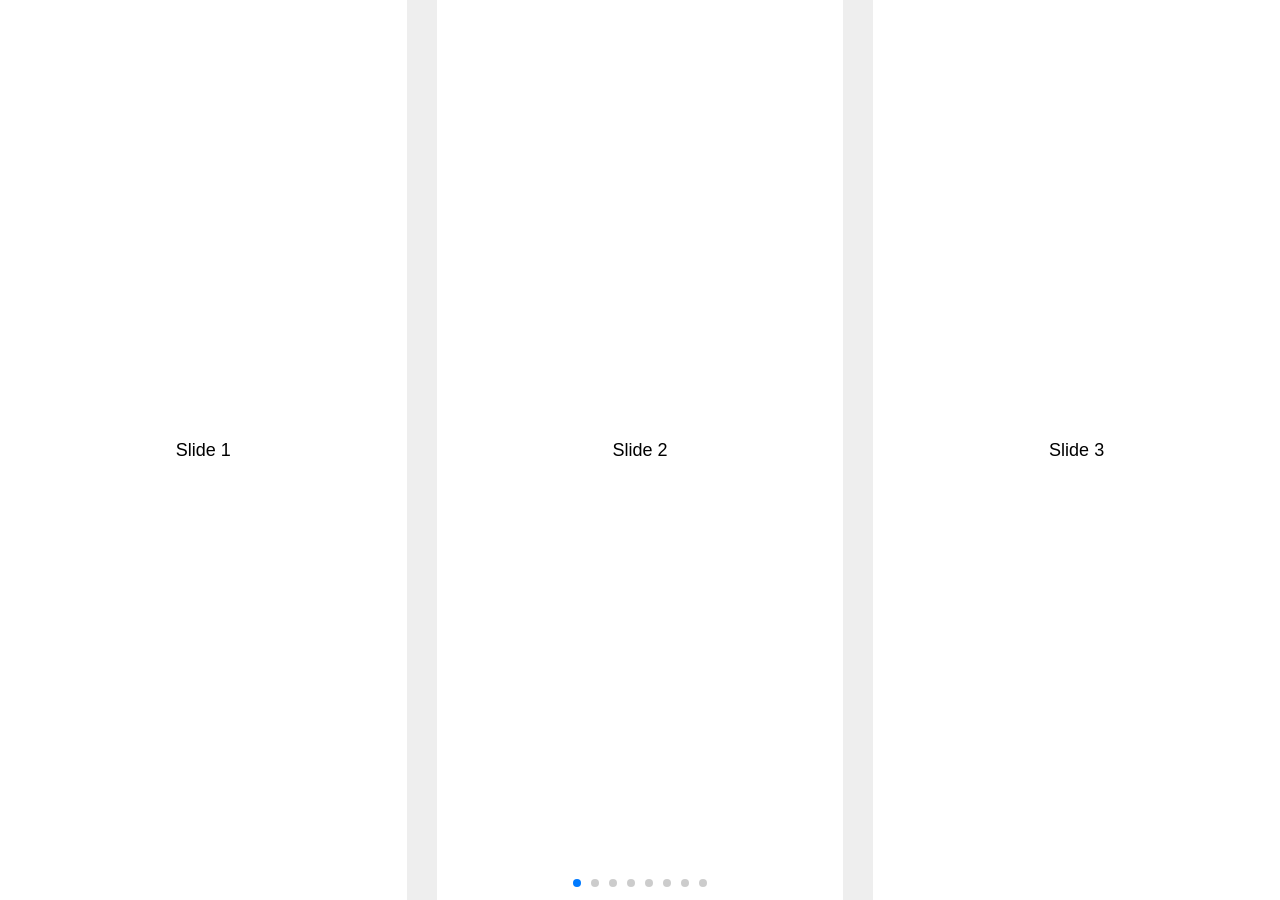
<file: Swiper-3.4.2/demos/05-slides-per-view.html>
<!DOCTYPE html>
<html lang="en">
<head>
    <meta charset="utf-8">
    <title>Swiper demo</title>
    <meta name="viewport" content="width=device-width, initial-scale=1, minimum-scale=1, maximum-scale=1">

    <!-- Link Swiper's CSS -->
    <link rel="stylesheet" href="../dist/css/swiper.min.css">

    <!-- Demo styles -->
    <style>
    html, body {
        position: relative;
        height: 100%;
    }
    body {
        background: #eee;
        font-family: Helvetica Neue, Helvetica, Arial, sans-serif;
        font-size: 14px;
        color:#000;
        margin: 0;
        padding: 0;
    }
    .swiper-container {
        width: 100%;
        height: 100%;
    }
    .swiper-slide {
        text-align: center;
        font-size: 18px;
        background: #fff;
        
        /* Center slide text vertically */
        display: -webkit-box;
        display: -ms-flexbox;
        display: -webkit-flex;
        display: flex;
        -webkit-box-pack: center;
        -ms-flex-pack: center;
        -webkit-justify-content: center;
        justify-content: center;
        -webkit-box-align: center;
        -ms-flex-align: center;
        -webkit-align-items: center;
        align-items: center;
    }
    </style>
</head>
<body>
    <!-- Swiper -->
    <div class="swiper-container">
        <div class="swiper-wrapper">
            <div class="swiper-slide">Slide 1</div>
            <div class="swiper-slide">Slide 2</div>
            <div class="swiper-slide">Slide 3</div>
            <div class="swiper-slide">Slide 4</div>
            <div class="swiper-slide">Slide 5</div>
            <div class="swiper-slide">Slide 6</div>
            <div class="swiper-slide">Slide 7</div>
            <div class="swiper-slide">Slide 8</div>
            <div class="swiper-slide">Slide 9</div>
            <div class="swiper-slide">Slide 10</div>
        </div>
        <!-- Add Pagination -->
        <div class="swiper-pagination"></div>
    </div>

    <!-- Swiper JS -->
    <script src="../dist/js/swiper.min.js"></script>

    <!-- Initialize Swiper -->
    <script>
    var swiper = new Swiper('.swiper-container', {
        pagination: '.swiper-pagination',
        slidesPerView: 3,
        paginationClickable: true,
        spaceBetween: 30
    });
    </script>
</body>
</html>
</file>
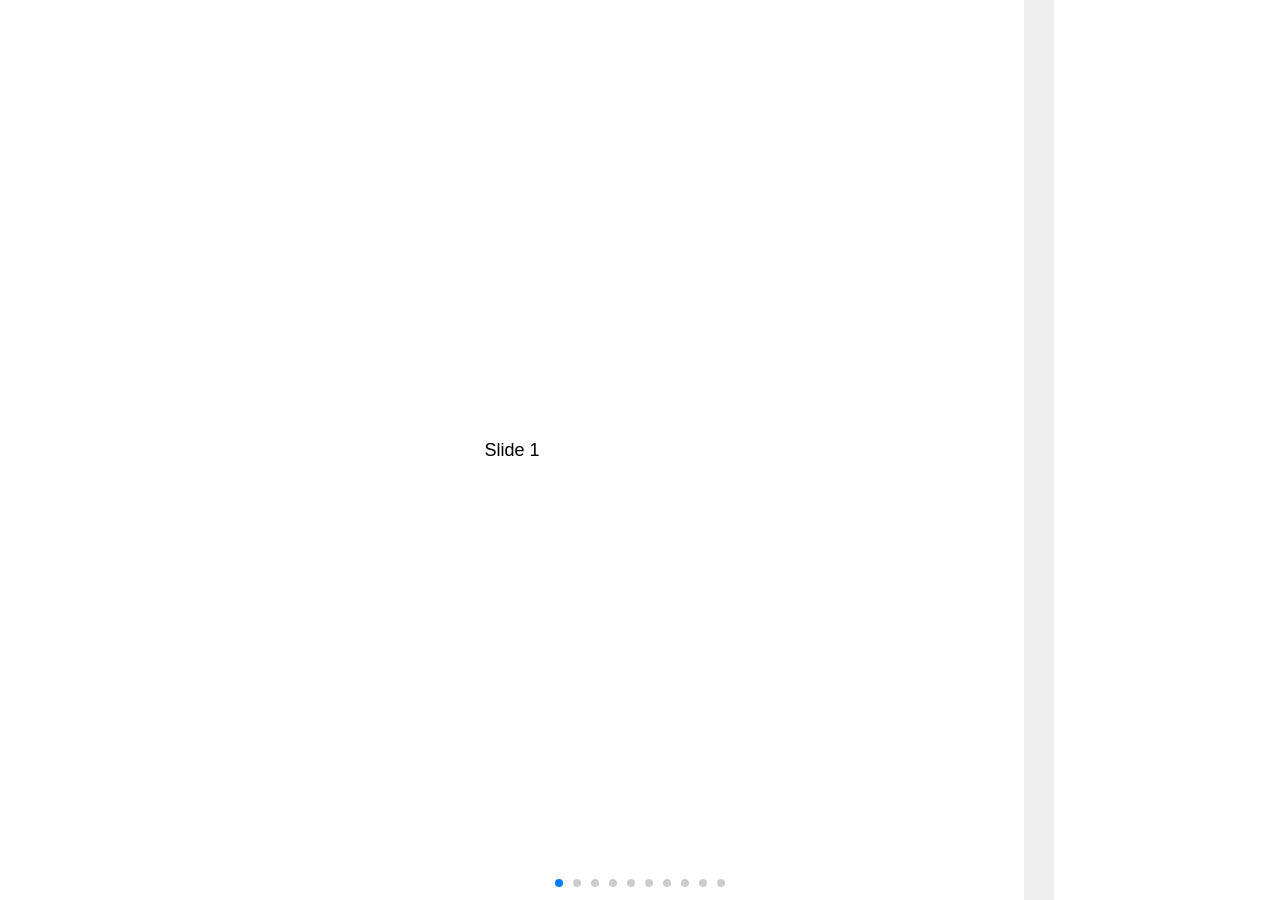
<file: Swiper-3.4.2/demos/06-slides-per-view-auto.html>
<!DOCTYPE html>
<html lang="en">
<head>
    <meta charset="utf-8">
    <title>Swiper demo</title>
    <meta name="viewport" content="width=device-width, initial-scale=1, minimum-scale=1, maximum-scale=1">

    <!-- Link Swiper's CSS -->
    <link rel="stylesheet" href="../dist/css/swiper.min.css">

    <!-- Demo styles -->
    <style>
    html, body {
        position: relative;
        height: 100%;
    }
    body {
        background: #eee;
        font-family: Helvetica Neue, Helvetica, Arial, sans-serif;
        font-size: 14px;
        color:#000;
        margin: 0;
        padding: 0;
    }
    .swiper-container {
        width: 100%;
        height: 100%;
    }
    .swiper-slide {
        text-align: center;
        font-size: 18px;
        background: #fff;
        width: 80%;

        /* Center slide text vertically */
        display: -webkit-box;
        display: -ms-flexbox;
        display: -webkit-flex;
        display: flex;
        -webkit-box-pack: center;
        -ms-flex-pack: center;
        -webkit-justify-content: center;
        justify-content: center;
        -webkit-box-align: center;
        -ms-flex-align: center;
        -webkit-align-items: center;
        align-items: center;
    }
    .swiper-slide:nth-child(2n) {
        width: 60%;
    }
    .swiper-slide:nth-child(3n) {
        width: 40%;
    }
    </style>
</head>
<body>
    <!-- Swiper -->
    <div class="swiper-container">
        <div class="swiper-wrapper">
            <div class="swiper-slide">Slide 1</div>
            <div class="swiper-slide">Slide 2</div>
            <div class="swiper-slide">Slide 3</div>
            <div class="swiper-slide">Slide 4</div>
            <div class="swiper-slide">Slide 5</div>
            <div class="swiper-slide">Slide 6</div>
            <div class="swiper-slide">Slide 7</div>
            <div class="swiper-slide">Slide 8</div>
            <div class="swiper-slide">Slide 9</div>
            <div class="swiper-slide">Slide 10</div>
        </div>
        <!-- Add Pagination -->
        <div class="swiper-pagination"></div>
    </div>

    <!-- Swiper JS -->
    <script src="../dist/js/swiper.min.js"></script>

    <!-- Initialize Swiper -->
    <script>
    var swiper = new Swiper('.swiper-container', {
        pagination: '.swiper-pagination',
        slidesPerView: 'auto',
        paginationClickable: true,
        spaceBetween: 30
    });
    </script>
</body>
</html>
</file>
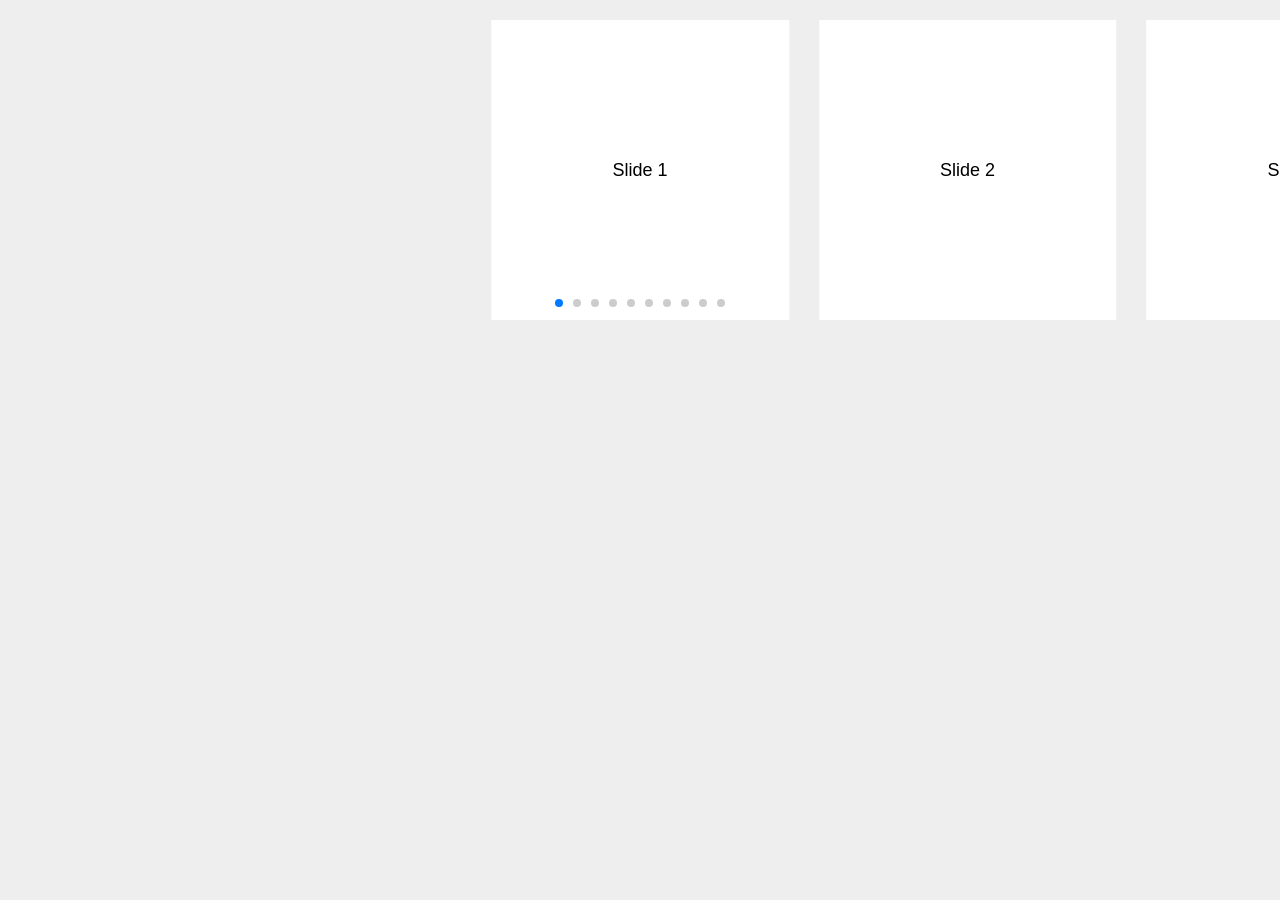
<file: Swiper-3.4.2/demos/07-centered.html>
<!DOCTYPE html>
<html lang="en">
<head>
    <meta charset="utf-8">
    <title>Swiper demo</title>
    <meta name="viewport" content="width=device-width, initial-scale=1, minimum-scale=1, maximum-scale=1">

    <!-- Link Swiper's CSS -->
    <link rel="stylesheet" href="../dist/css/swiper.min.css">

    <!-- Demo styles -->
    <style>
    body {
        background: #eee;
        font-family: Helvetica Neue, Helvetica, Arial, sans-serif;
        font-size: 14px;
        color:#000;
        margin: 0;
        padding: 0;
    }
    .swiper-container {
        width: 100%;
        height: 300px;
        margin: 20px auto;
    }
    .swiper-slide {
        text-align: center;
        font-size: 18px;
        background: #fff;
        width: 60%;

        /* Center slide text vertically */
        display: -webkit-box;
        display: -ms-flexbox;
        display: -webkit-flex;
        display: flex;
        -webkit-box-pack: center;
        -ms-flex-pack: center;
        -webkit-justify-content: center;
        justify-content: center;
        -webkit-box-align: center;
        -ms-flex-align: center;
        -webkit-align-items: center;
        align-items: center;
    }
    .swiper-slide:nth-child(2n) {
        width: 40%;
    }
    .swiper-slide:nth-child(3n) {
        width: 20%;
    }
    </style>
</head>
<body>
    <!-- Swiper -->
    <div class="swiper-container">
        <div class="swiper-wrapper">
            <div class="swiper-slide">Slide 1</div>
            <div class="swiper-slide">Slide 2</div>
            <div class="swiper-slide">Slide 3</div>
            <div class="swiper-slide">Slide 4</div>
            <div class="swiper-slide">Slide 5</div>
            <div class="swiper-slide">Slide 6</div>
            <div class="swiper-slide">Slide 7</div>
            <div class="swiper-slide">Slide 8</div>
            <div class="swiper-slide">Slide 9</div>
            <div class="swiper-slide">Slide 10</div>
        </div>
        <!-- Add Pagination -->
        <div class="swiper-pagination"></div>
    </div>

    <!-- Swiper JS -->
    <script src="../dist/js/swiper.min.js"></script>

    <!-- Initialize Swiper -->
    <script>
    var swiper = new Swiper('.swiper-container', {
        pagination: '.swiper-pagination',
        slidesPerView: 4,
        centeredSlides: true,
        paginationClickable: true,
        spaceBetween: 30
    });
    </script>
</body>
</html>
</file>
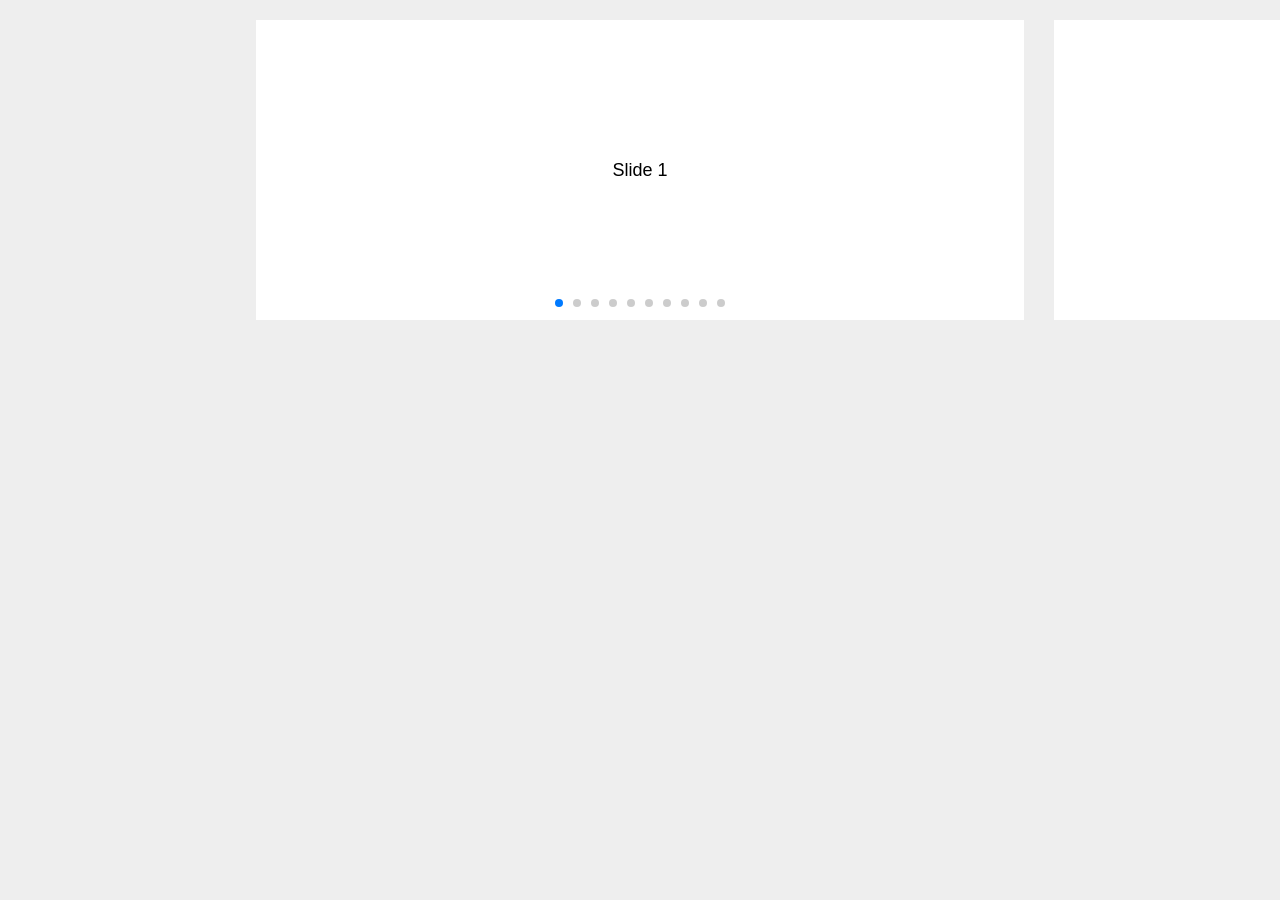
<file: Swiper-3.4.2/demos/08-centered-auto.html>
<!DOCTYPE html>
<html lang="en">
<head>
    <meta charset="utf-8">
    <title>Swiper demo</title>
    <meta name="viewport" content="width=device-width, initial-scale=1, minimum-scale=1, maximum-scale=1">

    <!-- Link Swiper's CSS -->
    <link rel="stylesheet" href="../dist/css/swiper.min.css">

    <!-- Demo styles -->
    <style>
    body {
        background: #eee;
        font-family: Helvetica Neue, Helvetica, Arial, sans-serif;
        font-size: 14px;
        color:#000;
        margin: 0;
        padding: 0;
    }
    .swiper-container {
        width: 100%;
        height: 300px;
        margin: 20px auto;
    }
    .swiper-slide {
        text-align: center;
        font-size: 18px;
        background: #fff;
        width: 60%;

        /* Center slide text vertically */
        display: -webkit-box;
        display: -ms-flexbox;
        display: -webkit-flex;
        display: flex;
        -webkit-box-pack: center;
        -ms-flex-pack: center;
        -webkit-justify-content: center;
        justify-content: center;
        -webkit-box-align: center;
        -ms-flex-align: center;
        -webkit-align-items: center;
        align-items: center;
    }
    .swiper-slide:nth-child(2n) {
        width: 40%;
    }
    .swiper-slide:nth-child(3n) {
        width: 20%;
    }
    </style>
</head>
<body>
    <!-- Swiper -->
    <div class="swiper-container">
        <div class="swiper-wrapper">
            <div class="swiper-slide">Slide 1</div>
            <div class="swiper-slide">Slide 2</div>
            <div class="swiper-slide">Slide 3</div>
            <div class="swiper-slide">Slide 4</div>
            <div class="swiper-slide">Slide 5</div>
            <div class="swiper-slide">Slide 6</div>
            <div class="swiper-slide">Slide 7</div>
            <div class="swiper-slide">Slide 8</div>
            <div class="swiper-slide">Slide 9</div>
            <div class="swiper-slide">Slide 10</div>
        </div>
        <!-- Add Pagination -->
        <div class="swiper-pagination"></div>
    </div>

    <!-- Swiper JS -->
    <script src="../dist/js/swiper.min.js"></script>

    <!-- Initialize Swiper -->
    <script>
    var swiper = new Swiper('.swiper-container', {
        pagination: '.swiper-pagination',
        slidesPerView: 'auto',
        centeredSlides: true,
        paginationClickable: true,
        spaceBetween: 30
    });
    </script>
</body>
</html>
</file>
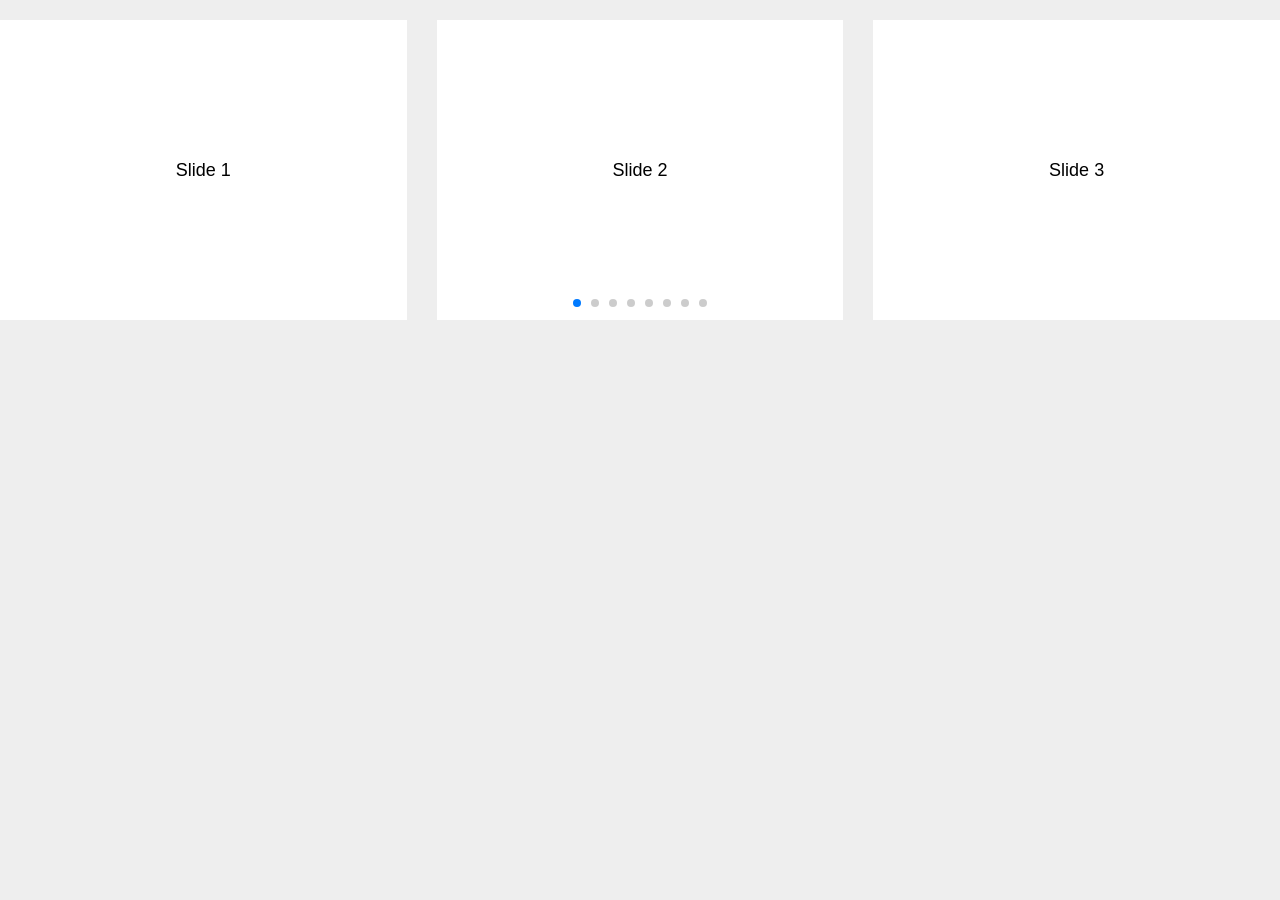
<file: Swiper-3.4.2/demos/09-freemode.html>
<!DOCTYPE html>
<html lang="en">
<head>
    <meta charset="utf-8">
    <title>Swiper demo</title>
    <meta name="viewport" content="width=device-width, initial-scale=1, minimum-scale=1, maximum-scale=1">

    <!-- Link Swiper's CSS -->
    <link rel="stylesheet" href="../dist/css/swiper.min.css">

    <!-- Demo styles -->
    <style>
    body {
        background: #eee;
        font-family: Helvetica Neue, Helvetica, Arial, sans-serif;
        font-size: 14px;
        color:#000;
        margin: 0;
        padding: 0;
    }
    .swiper-container {
        width: 100%;
        height: 300px;
        margin: 20px auto;
    }
    .swiper-slide {
        text-align: center;
        font-size: 18px;
        background: #fff;
        
        /* Center slide text vertically */
        display: -webkit-box;
        display: -ms-flexbox;
        display: -webkit-flex;
        display: flex;
        -webkit-box-pack: center;
        -ms-flex-pack: center;
        -webkit-justify-content: center;
        justify-content: center;
        -webkit-box-align: center;
        -ms-flex-align: center;
        -webkit-align-items: center;
        align-items: center;
    }
    </style>
</head>
<body>
    <!-- Swiper -->
    <div class="swiper-container">
        <div class="swiper-wrapper">
            <div class="swiper-slide">Slide 1</div>
            <div class="swiper-slide">Slide 2</div>
            <div class="swiper-slide">Slide 3</div>
            <div class="swiper-slide">Slide 4</div>
            <div class="swiper-slide">Slide 5</div>
            <div class="swiper-slide">Slide 6</div>
            <div class="swiper-slide">Slide 7</div>
            <div class="swiper-slide">Slide 8</div>
            <div class="swiper-slide">Slide 9</div>
            <div class="swiper-slide">Slide 10</div>
        </div>
        <!-- Add Pagination -->
        <div class="swiper-pagination"></div>
    </div>

    <!-- Swiper JS -->
    <script src="../dist/js/swiper.min.js"></script>

    <!-- Initialize Swiper -->
    <script>
    var swiper = new Swiper('.swiper-container', {
        pagination: '.swiper-pagination',
        slidesPerView: 3,
        paginationClickable: true,
        spaceBetween: 30,
        freeMode: true
    });
    </script>
</body>
</html>
</file>
<file: css/index.css>
#header-area{width:100%;background:#f4f4f4}#header-area .container{padding-left:15px;padding-right:15px;margin-left:auto;margin-right:auto}#header-area .container .row-list{text-align:left}#header-area .container .row-list ul{display:inline-block;text-align:center}#header-area .container .row-list li{display:inline-block}#header-area .container .fa{display:inline-block;padding:10px 10px 2px 10px;font-size:13px;color:#888}#header-area .container .fa:hover{color:#1abc9c}#header-area .container i{font-style:normal;font-family:'iconfont'}#header-area .container .row-nav{text-align:right}#header-area .container .row-nav .list{display:inline-block}#header-area .container .row-nav .list .nav{position:relative;display:inline-block}#header-area .container .row-nav .list .menu{display:none;position:absolute;left:20px;top:30px;z-index:10;box-shadow:0px 3px 11px #ccb7b7;width:100px;background:#fff}#header-area .container .row-nav .list .menu a{text-decoration:none;font-size:10px;color:#333}#header-area .container .row-nav .list .menu li{line-height:30px;text-align:center;text-transform:uppercase}#header-area .container .row-nav .list .menu li:hover{background:#f4f4f4}#header-area .container .row-nav .list .menu2{text-transform:capitalize}#title{overflow:hidden}#title .container{padding:40px 0}#title .logo{text-align:left}#title .logo h1{font-weight:400}#title .logo span{color:#17a78b}#title .logo a{color:#888}#title .logo a:hover{text-decoration:none;color:#999}#title .logo a:hover span{color:#1abc9c}#title .row-car{padding-top:20px;text-align:right}#title .row-car .cart{display:inline-block;margin-right:20px;border:1px solid #ddd;cursor:pointer;text-align:center}#title .row-car .cart span{font-family:'iconfont'}#title .row-car .cart .squ{position:relative;padding:10px;transition:.3s;font-size:18px;color:#666}#title .row-car .cart .squ b{padding-right:10px;color:#1abc9c}#title .row-car .cart .squ:hover{background:#1abc9c;color:#fff}#title .row-car .cart .squ:hover b{color:#fff}#title .row-car .cart .squ:hover p{background:#333}#title .row-car .cart .squ p{position:absolute;right:-5px;top:-10px;border-radius:50%;line-height:20px;text-align:center;font-size:13px;color:#fff;width:20px;height:20px;background:#1abc9c}#mainmenu{width:100%;background:#1abc9c}#mainmenu .container{padding-left:15px;padding-right:15px}#mainmenu .row{text-align:center}#mainmenu .row button{display:none;margin:10px auto;border:1px solid #fff;border-radius:5px;outline:none;cursor:pointer;font-family:'iconfont';font-size:25px;color:#fff;background:#1abc9c}#mainmenu .row ul{width:100%}#mainmenu .row ul .classback{background:#222}#mainmenu .row ul li{float:left}#mainmenu .row ul li a{display:block;padding:20px;text-transform:uppercase;text-decoration:none;cursor:pointer;font-size:15px;font-weight:600;color:#fff}#mainmenu .row ul li:hover{background:#222}#content-area{overflow:hidden;width:100%}#content-area .container{padding-left:15px;padding-right:15px}#content-area .zig-bottom{position:absolute;left:-5%;bottom:-50px;z-index:2;transform:rotate(3deg);width:108%;height:100px;background:#1abc9c}#content-area #swiper1{position:relative;width:100%;height:700px}#content-area #swiper1 .slide1{background-size:cover;background-position:center;background-repeat:no-repeat;background-image:url(../img/slide-1.jpg)}#content-area #swiper1 .slide2{background-size:cover;background-position:center;background-repeat:no-repeat;background-image:url(../img/slide-2.jpg)}#content-area #swiper1 .slide3{background-size:cover;background-position:center;background-repeat:no-repeat;background-image:url(../img/slide-3.jpg)}#content-area #swiper1 .slidecontent{margin-left:50%;margin-top:10%;padding-left:15px;padding-right:15px}#content-area #swiper1 .slidecontent .slide-con{padding:30px;font-family:'Titillium Web';width:100%;background:rgba(0,0,0,0.7)}#content-area #swiper1 .slidecontent .slide-con h1{margin:0 0 15px;font-size:45px;font-weight:100;color:#fff}#content-area #swiper1 .slidecontent .slide-con p{margin:0 0 10px;line-height:25px;font-weight:200;font-size:18px;color:#fff}#content-area #swiper1 .slidecontent .slide-con .readmore{margin-top:15px;display:inline-block;padding:10px 20px;border:1px solid #1abc9c;transition:.5s;text-transform:uppercase;font-size:20px;font-weight:200;color:#fff;background:#1abc9c}#content-area #swiper1 .slidecontent .slide-con .readmore:hover{border:1px solid #fff;text-decoration:none;color:#fff;background:#666}#content-area .prom{position:relative;width:100%}#content-area .prom .prom-back{padding:77px 0 80px;width:100%;background:#1abc9c}#content-area .prom .prom-back .col-md-3{padding-left:15px;padding-right:15px}#content-area .prom .prom-back .col-md-3 .single{margin-bottom:15px;padding:20px 10px;border:1px solid #888;box-sizing:border-box;transition:.5s;text-align:center;font-size:25px;font-weight:200;color:#fff}#content-area .prom .prom-back .col-md-3 .single span{font-family:'iconfont';font-size:50px}#content-area .prom .prom-back .col-md-3 .single:hover{border:1px solid #1abc9c;background:#333}#content-area .products{position:relative;padding-top:130px;padding-bottom:100px;width:100%}#content-area .products h1{margin-bottom:50px;text-align:center;font-family:"Raleway",sans-serif;font-size:50px;font-weight:100;color:#888}#content-area .products #swiper2{width:100%}#content-area .products #swiper2 img{width:100%}#content-area .products #swiper2 .swiper-slide{padding-right:20px;box-sizing:border-box}#content-area .products #swiper2 .product{position:relative;z-index:10px;overflow:hidden;border:1px solid #ddd}#content-area .products #swiper2 .col{overflow:hidden}#content-area .products #swiper2 .col .shadow{position:absolute;left:-100%;top:0;overflow:hidden;transition:.5s;width:100%;height:100%;background:rgba(0,0,0,0.7)}#content-area .products #swiper2 .col .shadow .add-link{top:-25%}#content-area .products #swiper2 .col .shadow .see-link{top:120%}#content-area .products #swiper2 .col .shadow .carsqu{margin-top:35%;text-align:center}#content-area .products #swiper2 .col .shadow .carsqu a{position:absolute;left:10%;display:inline-block;margin-bottom:20px;padding:5% 0;border:1px solid #1abc9c;border-radius:5px;transition:.4s;text-transform:uppercase;font-size:16px;color:#fff;width:80%;background:#1abc9c}#content-area .products #swiper2 .col .shadow .carsqu a:hover{border:1px solid #444;text-decoration:none;color:#1abc9c;background:#333}#content-area .products #swiper2 .col .shadow .carsqu i{float:left;display:inline-block;margin-left:7%;font-style:normal;font-family:'iconfont'}#content-area .products #swiper2 .col:hover .shadow{left:0}#content-area .products #swiper2 .col:hover .add-link{top:32%}#content-area .products #swiper2 .col:hover .see-link{top:54%}#content-area .products #swiper2 .col h4{margin:15px 0 10px 0;font-weight:500;font-size:16px;line-height:25px}#content-area .products #swiper2 .col h4 a{color:#222}#content-area .products #swiper2 .col h4 a:hover{color:#1abc9c}#content-area .products #swiper2 .col b{display:inline-block;margin-right:5px;color:#1abc9c}#content-area .products .prevnext{float:right}#content-area .products .prevnext .prev,#content-area .products .prevnext .next{float:left;margin-right:10px;margin-bottom:10px;padding:1px 10px;border:1px solid #1abc9c;cursor:pointer;user-select:none;line-height:20px;font-size:13px;color:#1abc9c}#content-area .products .prevnext .prev:hover,#content-area .products .prevnext .next:hover{border:1px solid #222;color:#222}#content-area .brands{padding-top:30px;background:#1abc9c}#content-area .brands .substance h1{color:#fff}#content-area .brands #swiper3{width:100%}#content-area .brands #swiper3 img{width:100%}#content-area .brands #swiper3 .swiper-slide{padding-right:20px;box-sizing:border-box}#content-area .brands .prevnext{float:right}#content-area .brands .prevnext .prev,#content-area .brands .prevnext .next{float:left;margin-right:10px;margin-bottom:10px;padding:1px 10px;border:1px solid #1abc9c;cursor:pointer;user-select:none;line-height:20px;font-size:13px;color:#1abc9c;border:1px solid #fff;color:#fff}#content-area .brands .prevnext .prev:hover,#content-area .brands .prevnext .next:hover{border:1px solid #222;color:#222}#content-area .advert{padding-top:150px;padding-bottom:120px;width:100%}#content-area .advert h2{display:inline-block;margin-bottom:40px;font-family:raleway;font-size:30px;font-weight:100}#content-area .advert .view{float:right;margin-top:25px;padding:3px 15px;border:1px solid #1abc9c;transition:.4s;text-transform:capitalize;font-size:14px;color:#fff;background:#1abc9c}#content-area .advert .view:hover{border:1px solid #888;text-decoration:none;background:#222}#content-area .advert .sellers{overflow:hidden;margin-bottom:30px}#content-area .advert .sellers .imgs{float:left;margin-right:15px}#content-area .advert .sellers h4{margin:5px 0 10px 0}#content-area .advert .sellers h4 a{color:#000}#content-area .advert .sellers h4:hover a{color:#1abc9c}#content-area .advert .sellers .star{font-family:'iconfont'}#content-area .advert .sellers .star .fa{font-style:normal;color:#ffc808}#content-area .advert .sellers .price b{display:inline-block;margin-right:5px;color:#1abc9c}#content-area .advert .zig-bottom{background:#333}#footer{overflow:hidden;width:100%}#footer .footer-top{position:relative;padding-top:35px;padding-bottom:80px;width:100%;background:#333}#footer .footer-top .zig-bottom{position:absolute;left:-5%;bottom:-50px;z-index:2;transform:rotate(3deg);width:108%;height:100px;background:#333}#footer .footer-top .con h2{margin:0 0 15px;font-weight:100;font-size:30px;color:#999}#footer .footer-top .con h2 span{color:#1abc9c}#footer .footer-top .con p{margin:0 0 25px;font-size:14px;color:#999}#footer .footer-top .con .ico em{display:inline-block;margin-right:5px;margin-bottom:10px;border:1px solid #1abc9c;box-sizing:border-box;cursor:pointer;transition:.2s;line-height:35px;text-align:center;font-style:normal;font-family:'iconfont';font-size:20px;color:#fff;width:40px;background:#1abc9c}#footer .footer-top .con .ico em:hover{border:1px solid #888;color:#1abc9c;background:#222}#footer .footer-top .tit h2{color:#fff}#footer .footer-top .tit li{padding:5px 0;border-bottom:1px dotted #999}#footer .footer-top .tit li a{display:block;padding:5px 0;font-size:14px;color:#999}#footer .footer-top .tit li a:hover{color:#1abc9c}#footer .footer-top .tit input[type="email"]{margin-bottom:10px;padding:8px 10px;box-sizing:border-box;font-size:14px;width:100%}#footer .footer-top .tit input[type="submit"]{display:inline-block;margin-bottom:10px;padding:8px 15px;border:1px solid #1abc9c;cursor:pointer;transition:.3s;text-align:center;text-transform:uppercase;font-family:'Helvetica Neue';font-size:17px;color:#fff;background:#1abc9c}#footer .footer-top .tit input[type="submit"]:hover{border:1px solid #888;background:#222}#footer .footer-bottom{overflow:hidden;padding-bottom:30px;padding-top:150px;background:#000;width:100%}#footer .footer-bottom p{font-weight:100;font-size:14px;color:#fff}#footer .footer-bottom p a{color:#1abc9c}#footer .footer-bottom .icon{float:right;margin-top:-15px}#footer .footer-bottom .icon em{font-style:normal;font-family:'iconfont';font-size:45px;color:#fff}@media screen and (max-width: 768px){#title .container .logo,#title .container .row-car{text-align:center}#title .container .cart{width:100%}#mainmenu .row button{display:block}#mainmenu .row ul{display:none}}@media screen and (max-width: 990px){#header-area .container .row-list,#header-area .container .row-nav{text-align:center}#mainmenu .row ul li a{padding:16px;font-size:12px}#content-area #swiper1 .slidecontent{margin-top:12%;margin-left:0}#content-area #swiper1 .slidecontent .slide-con h1{font-size:30px}#content-area #swiper1 .slidecontent .slide-con p{font-size:16px}}
</file>
<file: iconfont/iconfont.css>
@font-face {font-family: "iconfont";
  src: url('iconfont.eot?t=1511675169995'); /* IE9*/
  src: url('iconfont.eot?t=1511675169995#iefix') format('embedded-opentype'), /* IE6-IE8 */
  url('[data-uri]') format('woff'),
  url('iconfont.ttf?t=1511675169995') format('truetype'), /* chrome, firefox, opera, Safari, Android, iOS 4.2+*/
  url('iconfont.svg?t=1511675169995#iconfont') format('svg'); /* iOS 4.1- */
}

.iconfont {
  font-family:"iconfont" !important;
  font-size:16px;
  font-style:normal;
  -webkit-font-smoothing: antialiased;
  -moz-osx-font-smoothing: grayscale;
}

.icon-accountfilling:before { content: "\e732"; }

.icon-xin:before { content: "\e611"; }

.icon-lihe:before { content: "\e617"; }

.icon-facebookicon:before { content: "\e66e"; }

.icon-in:before { content: "\e612"; }

.icon-caidan:before { content: "\e628"; }

.icon-huoche:before { content: "\e600"; }

.icon-shuaxin:before { content: "\e693"; }

.icon-suo:before { content: "\e63a"; }

.icon-icon-copy-copy:before { content: "\e601"; }

.icon-xiaoniao:before { content: "\e603"; }

.icon-gouwuche:before { content: "\e602"; }

.icon-fa-cc-discover:before { content: "\e8a8"; }

.icon-fa-cc-mastercard:before { content: "\e8a9"; }

.icon-fa-cc-visa:before { content: "\e8ab"; }

.icon-fa-link:before { content: "\e95e"; }

.icon-fa-pinterest:before { content: "\e999"; }

.icon-fa-star:before { content: "\e9e0"; }

.icon-fa-youtube:before { content: "\ea3c"; }
</file>
<file: css/detail.css>
#content {
  overflow: hidden;
  width: 100%; }
  #content .content-top {
    width: 100%;
    background: url(../img/detail/crossword.png) repeat scroll 0 0 #1ABC9C; }
    #content .content-top h1 {
      padding: 50px 0;
      text-align: center;
      text-transform: capitalize;
      font-weight: 100;
      font-size: 50px;
      color: #fff; }
  #content .content-center {
    position: relative;
    padding-top: 80px;
    padding-bottom: 120px;
    width: 100%; }
    #content .content-center .zig-bottom {
      position: absolute;
      left: -5%;
      bottom: -50px;
      z-index: 2;
      transform: rotate(3deg);
      width: 108%;
      height: 100px;
      background: #333; }
    #content .content-center .cleft {
      overflow: hidden;
      margin-bottom: 30px;
      width: 100%; }
      #content .content-center .cleft h2 {
        margin-top: 0;
        margin-bottom: 30px;
        text-transform: uppercase;
        font-weight: bold;
        font-size: 20px;
        color: #3dc6ab; }
      #content .content-center .cleft input[type="text"] {
        margin-bottom: 10px;
        padding: 10px;
        box-sizing: border-box;
        width: 100%; }
      #content .content-center .cleft input[type="submit"] {
        margin: 0 0 10px 0;
        padding: 10px 15px;
        border: 1px solid #3dc6ab;
        transition: .5s;
        text-transform: uppercase;
        font-size: 14px;
        color: #fff;
        background: #3dc6ab; }
        #content .content-center .cleft input[type="submit"]:hover {
          border: 1px solid #333;
          background: #333; }
      #content .content-center .cleft .cleft-recent {
        overflow: hidden;
        margin-bottom: 30px;
        width: 100%; }
        #content .content-center .cleft .cleft-recent img {
          float: left;
          margin-right: 15px;
          width: 63px; }
        #content .content-center .cleft .cleft-recent h5 {
          /*padding-bottom:7px;*/ }
          #content .content-center .cleft .cleft-recent h5 a {
            font-weight: bold;
            font-size: 17px;
            color: #000; }
            #content .content-center .cleft .cleft-recent h5 a:hover {
              color: #3dc6ab; }
        #content .content-center .cleft .cleft-recent .price b {
          padding-right: 5px;
          color: #3dc6ab; }
      #content .content-center .cleft li {
        padding: 10px 0;
        border-bottom: 1px solid #f1f1f1; }
        #content .content-center .cleft li a {
          display: block;
          font-size: 14px;
          color: #1abc9c; }
          #content .content-center .cleft li a:hover {
            color: #17a78b; }
    #content .content-center .bread {
      margin-bottom: 20px;
      width: 100%; }
      #content .content-center .bread a {
        position: relative;
        padding-right: 31px;
        color: #1abc9c; }
        #content .content-center .bread a::before {
          position: absolute;
          right: 15px;
          top: 0;
          content: '/'; }
      #content .content-center .bread a:nth-child(3)::before {
        content: ''; }
    #content .content-center .carousel {
      width: 100%;
      font-size: 0; }
      #content .content-center .carousel .big {
        margin-bottom: 10px;
        width: 100%; }
      #content .content-center .carousel .small {
        width: 25%; }
    #content .content-center .cright {
      overflow: hidden; }
      #content .content-center .cright h3 {
        font-weight: bold;
        color: #333; }
      #content .content-center .cright .cright-price {
        margin-bottom: 25px; }
        #content .content-center .cright .cright-price b {
          padding-right: 10px;
          color: #1abc9c; }
      #content .content-center .cright .cright-cart {
        margin-bottom: 25px; }
        #content .content-center .cright .cright-cart input[type="number"] {
          margin-right: 15px;
          padding: 5px;
          border: 1px solid #1abc9c;
          width: 50px; }
        #content .content-center .cright .cright-cart .addcart {
          padding: 8px 15px;
          border: 1px solid #1abc9c;
          text-transform: uppercase;
          transition: .3s;
          font-size: 14px;
          color: #fff;
          background: #1abc9c; }
          #content .content-center .cright .cright-cart .addcart:hover {
            border: 1px solid #222;
            background: #222; }
      #content .content-center .cright .cright-p {
        margin-bottom: 30px;
        font-size: 14px; }
        #content .content-center .cright .cright-p a {
          color: #1abc9c; }
      #content .content-center .cright .cright-tablist {
        margin-bottom: 30px; }
        #content .content-center .cright .cright-tablist .cright-active {
          cursor: pointer;
          background: #1abc9c; }
          #content .content-center .cright .cright-tablist .cright-active a {
            cursor: pointer;
            color: #fff; }
        #content .content-center .cright .cright-tablist ul {
          margin-bottom: 30px;
          border-bottom: 1px solid #ddd;
          text-align: center; }
        #content .content-center .cright .cright-tablist li {
          display: inline-block;
          cursor: pointer; }
          #content .content-center .cright .cright-tablist li a {
            display: block;
            padding: 10px 30px;
            cursor: pointer;
            text-transform: capitalize;
            font-size: 16px;
            color: #222; }
            #content .content-center .cright .cright-tablist li a:hover {
              text-decoration: none; }
        #content .content-center .cright .cright-tablist .tablist-content #review {
          display: none; }
        #content .content-center .cright .cright-tablist .tablist-content .tab-con1 {
          overflow: hidden; }
          #content .content-center .cright .cright-tablist .tablist-content .tab-con1 h2 {
            margin-top: 0;
            margin-bottom: 15px;
            font-family: 'Titillium Web', sans-serif;
            font-size: 18px;
            font-weight: 700; }
        #content .content-center .cright .cright-tablist .tablist-content .tab-con2 label {
          display: block;
          margin-bottom: 5px; }
        #content .content-center .cright .cright-tablist .tablist-content .tab-con2 input {
          margin-bottom: 20px;
          padding: 10px;
          border: 1px solid #ddd;
          width: 100%; }
        #content .content-center .cright .cright-tablist .tablist-content .tab-con2 .rating {
          margin-bottom: 30px; }
          #content .content-center .cright .cright-tablist .tablist-content .tab-con2 .rating span {
            display: block; }
            #content .content-center .cright .cright-tablist .tablist-content .tab-con2 .rating span i {
              display: inline-block;
              font-family: 'iconfont';
              font-style: normal; }
        #content .content-center .cright .cright-tablist .tablist-content .tab-con2 textarea {
          width: 100%; }
        #content .content-center .cright .cright-tablist .tablist-content .tab-con2 .submit {
          padding: 10px 20px;
          border: 1px solid #1abc9c;
          text-transform: uppercase;
          color: #fff;
          background: #1abc9c; }
    #content .content-center .list {
      position: relative; }
      #content .content-center .list h2 {
        display: inline-block;
        margin-top: 0;
        margin-bottom: 30px;
        font-size: 25px;
        color: #1abc9c; }
      #content .content-center .list .prevnext {
        float: right; }
        #content .content-center .list .prevnext .prev, #content .content-center .list .prevnext .next {
          float: left;
          margin-right: 10px;
          margin-bottom: 10px;
          padding: 1px 10px;
          border: 1px solid #1abc9c;
          cursor: pointer;
          user-select: none;
          line-height: 20px;
          font-size: 13px;
          color: #1abc9c; }
          #content .content-center .list .prevnext .prev:hover, #content .content-center .list .prevnext .next:hover {
            border: 1px solid #222;
            color: #222; }
  #content #swiper5 {
    width: 100%; }
    #content #swiper5 img {
      width: 100%; }
    #content #swiper5 .swiper-slide {
      padding-right: 20px;
      box-sizing: border-box; }
    #content #swiper5 .product {
      position: relative;
      z-index: 10;
      overflow: hidden;
      border: 1px solid #ddd; }
    #content #swiper5 .col {
      overflow: hidden; }
      #content #swiper5 .col .shadow {
        position: absolute;
        left: -100%;
        top: 0;
        overflow: hidden;
        transition: .5s;
        width: 100%;
        height: 100%;
        background: rgba(0, 0, 0, 0.7); }
        #content #swiper5 .col .shadow .add-link {
          top: -25%; }
        #content #swiper5 .col .shadow .see-link {
          top: 120%; }
        #content #swiper5 .col .shadow .carsqu {
          margin-top: 35%;
          text-align: center; }
          #content #swiper5 .col .shadow .carsqu a {
            position: absolute;
            left: 10%;
            display: inline-block;
            margin-bottom: 20px;
            padding: 5% 0;
            border: 1px solid #1abc9c;
            border-radius: 5px;
            transition: .4s;
            text-transform: uppercase;
            /*line-height: 40px;*/
            font-size: 16px;
            color: #fff;
            width: 80%;
            background: #1abc9c; }
            #content #swiper5 .col .shadow .carsqu a:hover {
              border: 1px solid #444;
              text-decoration: none;
              color: #1abc9c;
              background: #333; }
          #content #swiper5 .col .shadow .carsqu i {
            float: left;
            display: inline-block;
            margin-left: 10%;
            font-style: normal;
            font-family: 'iconfont'; }
      #content #swiper5 .col:hover .shadow {
        left: 0; }
      #content #swiper5 .col:hover .add-link {
        top: 32%; }
      #content #swiper5 .col:hover .see-link {
        top: 54%; }
      #content #swiper5 .col h4 {
        margin: 15px 0 10px 0;
        font-weight: 500;
        font-size: 16px;
        line-height: 25px; }
        #content #swiper5 .col h4 a {
          color: #222; }
          #content #swiper5 .col h4 a:hover {
            color: #1abc9c; }
      #content #swiper5 .col b {
        display: inline-block;
        margin-right: 5px;
        color: #1abc9c; }

@media screen and (max-width: 768px) {
  #mainmenu .row button {
    display: block; }
  #mainmenu .row ul {
    display: none; } }

/*# sourceMappingURL=detail.css.map */
</file>
<file: iconfont/demo.css>
*{margin: 0;padding: 0;list-style: none;}
/*
KISSY CSS Reset
理念：1. reset 的目的不是清除浏览器的默认样式，这仅是部分工作。清除和重置是紧密不可分的。
2. reset 的目的不是让默认样式在所有浏览器下一致，而是减少默认样式有可能带来的问题。
3. reset 期望提供一套普适通用的基础样式。但没有银弹，推荐根据具体需求，裁剪和修改后再使用。
特色：1. 适应中文；2. 基于最新主流浏览器。
维护：玉伯<lifesinger@gmail.com>, 正淳<ragecarrier@gmail.com>
 */

/** 清除内外边距 **/
body, h1, h2, h3, h4, h5, h6, hr, p, blockquote, /* structural elements 结构元素 */
dl, dt, dd, ul, ol, li, /* list elements 列表元素 */
pre, /* text formatting elements 文本格式元素 */
form, fieldset, legend, button, input, textarea, /* form elements 表单元素 */
th, td /* table elements 表格元素 */ {
  margin: 0;
  padding: 0;
}

/** 设置默认字体 **/
body,
button, input, select, textarea /* for ie */ {
  font: 12px/1.5 tahoma, arial, \5b8b\4f53, sans-serif;
}
h1, h2, h3, h4, h5, h6 { font-size: 100%; }
address, cite, dfn, em, var { font-style: normal; } /* 将斜体扶正 */
code, kbd, pre, samp { font-family: courier new, courier, monospace; } /* 统一等宽字体 */
small { font-size: 12px; } /* 小于 12px 的中文很难阅读，让 small 正常化 */

/** 重置列表元素 **/
ul, ol { list-style: none; }

/** 重置文本格式元素 **/
a { text-decoration: none; }
a:hover { text-decoration: underline; }


/** 重置表单元素 **/
legend { color: #000; } /* for ie6 */
fieldset, img { border: 0; } /* img 搭车：让链接里的 img 无边框 */
button, input, select, textarea { font-size: 100%; } /* 使得表单元素在 ie 下能继承字体大小 */
/* 注：optgroup 无法扶正 */

/** 重置表格元素 **/
table { border-collapse: collapse; border-spacing: 0; }

/* 清除浮动 */
.ks-clear:after, .clear:after {
  content: '\20';
  display: block;
  height: 0;
  clear: both;
}
.ks-clear, .clear {
  *zoom: 1;
}

.main {
  padding: 30px 100px;
width: 960px;
margin: 0 auto;
}
.main h1{font-size:36px; color:#333; text-align:left;margin-bottom:30px; border-bottom: 1px solid #eee;}

.helps{margin-top:40px;}
.helps pre{
  padding:20px;
  margin:10px 0;
  border:solid 1px #e7e1cd;
  background-color: #fffdef;
  overflow: auto;
}

.icon_lists{
  width: 100% !important;

}

.icon_lists li{
  float:left;
  width: 100px;
  height:180px;
  text-align: center;
  list-style: none !important;
}
.icon_lists .icon{
  font-size: 42px;
  line-height: 100px;
  margin: 10px 0;
  color:#333;
  -webkit-transition: font-size 0.25s ease-out 0s;
  -moz-transition: font-size 0.25s ease-out 0s;
  transition: font-size 0.25s ease-out 0s;

}
.icon_lists .icon:hover{
  font-size: 100px;
}



.markdown {
  color: #666;
  font-size: 14px;
  line-height: 1.8;
}

.highlight {
  line-height: 1.5;
}

.markdown img {
  vertical-align: middle;
  max-width: 100%;
}

.markdown h1 {
  color: #404040;
  font-weight: 500;
  line-height: 40px;
  margin-bottom: 24px;
}

.markdown h2,
.markdown h3,
.markdown h4,
.markdown h5,
.markdown h6 {
  color: #404040;
  margin: 1.6em 0 0.6em 0;
  font-weight: 500;
  clear: both;
}

.markdown h1 {
  font-size: 28px;
}

.markdown h2 {
  font-size: 22px;
}

.markdown h3 {
  font-size: 16px;
}

.markdown h4 {
  font-size: 14px;
}

.markdown h5 {
  font-size: 12px;
}

.markdown h6 {
  font-size: 12px;
}

.markdown hr {
  height: 1px;
  border: 0;
  background: #e9e9e9;
  margin: 16px 0;
  clear: both;
}

.markdown p,
.markdown pre {
  margin: 1em 0;
}

.markdown > p,
.markdown > blockquote,
.markdown > .highlight,
.markdown > ol,
.markdown > ul {
  width: 80%;
}

.markdown ul > li {
  list-style: circle;
}

.markdown > ul li,
.markdown blockquote ul > li {
  margin-left: 20px;
  padding-left: 4px;
}

.markdown > ul li p,
.markdown > ol li p {
  margin: 0.6em 0;
}

.markdown ol > li {
  list-style: decimal;
}

.markdown > ol li,
.markdown blockquote ol > li {
  margin-left: 20px;
  padding-left: 4px;
}

.markdown code {
  margin: 0 3px;
  padding: 0 5px;
  background: #eee;
  border-radius: 3px;
}

.markdown pre {
  border-radius: 6px;
  background: #f7f7f7;
  padding: 20px;
}

.markdown pre code {
  border: none;
  background: #f7f7f7;
  margin: 0;
}

.markdown strong,
.markdown b {
  font-weight: 600;
}

.markdown > table {
  border-collapse: collapse;
  border-spacing: 0px;
  empty-cells: show;
  border: 1px solid #e9e9e9;
  width: 95%;
  margin-bottom: 24px;
}

.markdown > table th {
  white-space: nowrap;
  color: #333;
  font-weight: 600;

}

.markdown > table th,
.markdown > table td {
  border: 1px solid #e9e9e9;
  padding: 8px 16px;
  text-align: left;
}

.markdown > table th {
  background: #F7F7F7;
}

.markdown blockquote {
  font-size: 90%;
  color: #999;
  border-left: 4px solid #e9e9e9;
  padding-left: 0.8em;
  margin: 1em 0;
  font-style: italic;
}

.markdown blockquote p {
  margin: 0;
}

.markdown .anchor {
  opacity: 0;
  transition: opacity 0.3s ease;
  margin-left: 8px;
}

.markdown .waiting {
  color: #ccc;
}

.markdown h1:hover .anchor,
.markdown h2:hover .anchor,
.markdown h3:hover .anchor,
.markdown h4:hover .anchor,
.markdown h5:hover .anchor,
.markdown h6:hover .anchor {
  opacity: 1;
  display: inline-block;
}

.markdown > br,
.markdown > p > br {
  clear: both;
}


.hljs {
  display: block;
  background: white;
  padding: 0.5em;
  color: #333333;
  overflow-x: auto;
}

.hljs-comment,
.hljs-meta {
  color: #969896;
}

.hljs-string,
.hljs-variable,
.hljs-template-variable,
.hljs-strong,
.hljs-emphasis,
.hljs-quote {
  color: #df5000;
}

.hljs-keyword,
.hljs-selector-tag,
.hljs-type {
  color: #a71d5d;
}

.hljs-literal,
.hljs-symbol,
.hljs-bullet,
.hljs-attribute {
  color: #0086b3;
}

.hljs-section,
.hljs-name {
  color: #63a35c;
}

.hljs-tag {
  color: #333333;
}

.hljs-title,
.hljs-attr,
.hljs-selector-id,
.hljs-selector-class,
.hljs-selector-attr,
.hljs-selector-pseudo {
  color: #795da3;
}

.hljs-addition {
  color: #55a532;
  background-color: #eaffea;
}

.hljs-deletion {
  color: #bd2c00;
  background-color: #ffecec;
}

.hljs-link {
  text-decoration: underline;
}

pre{
  background: #fff;
}
</file>
